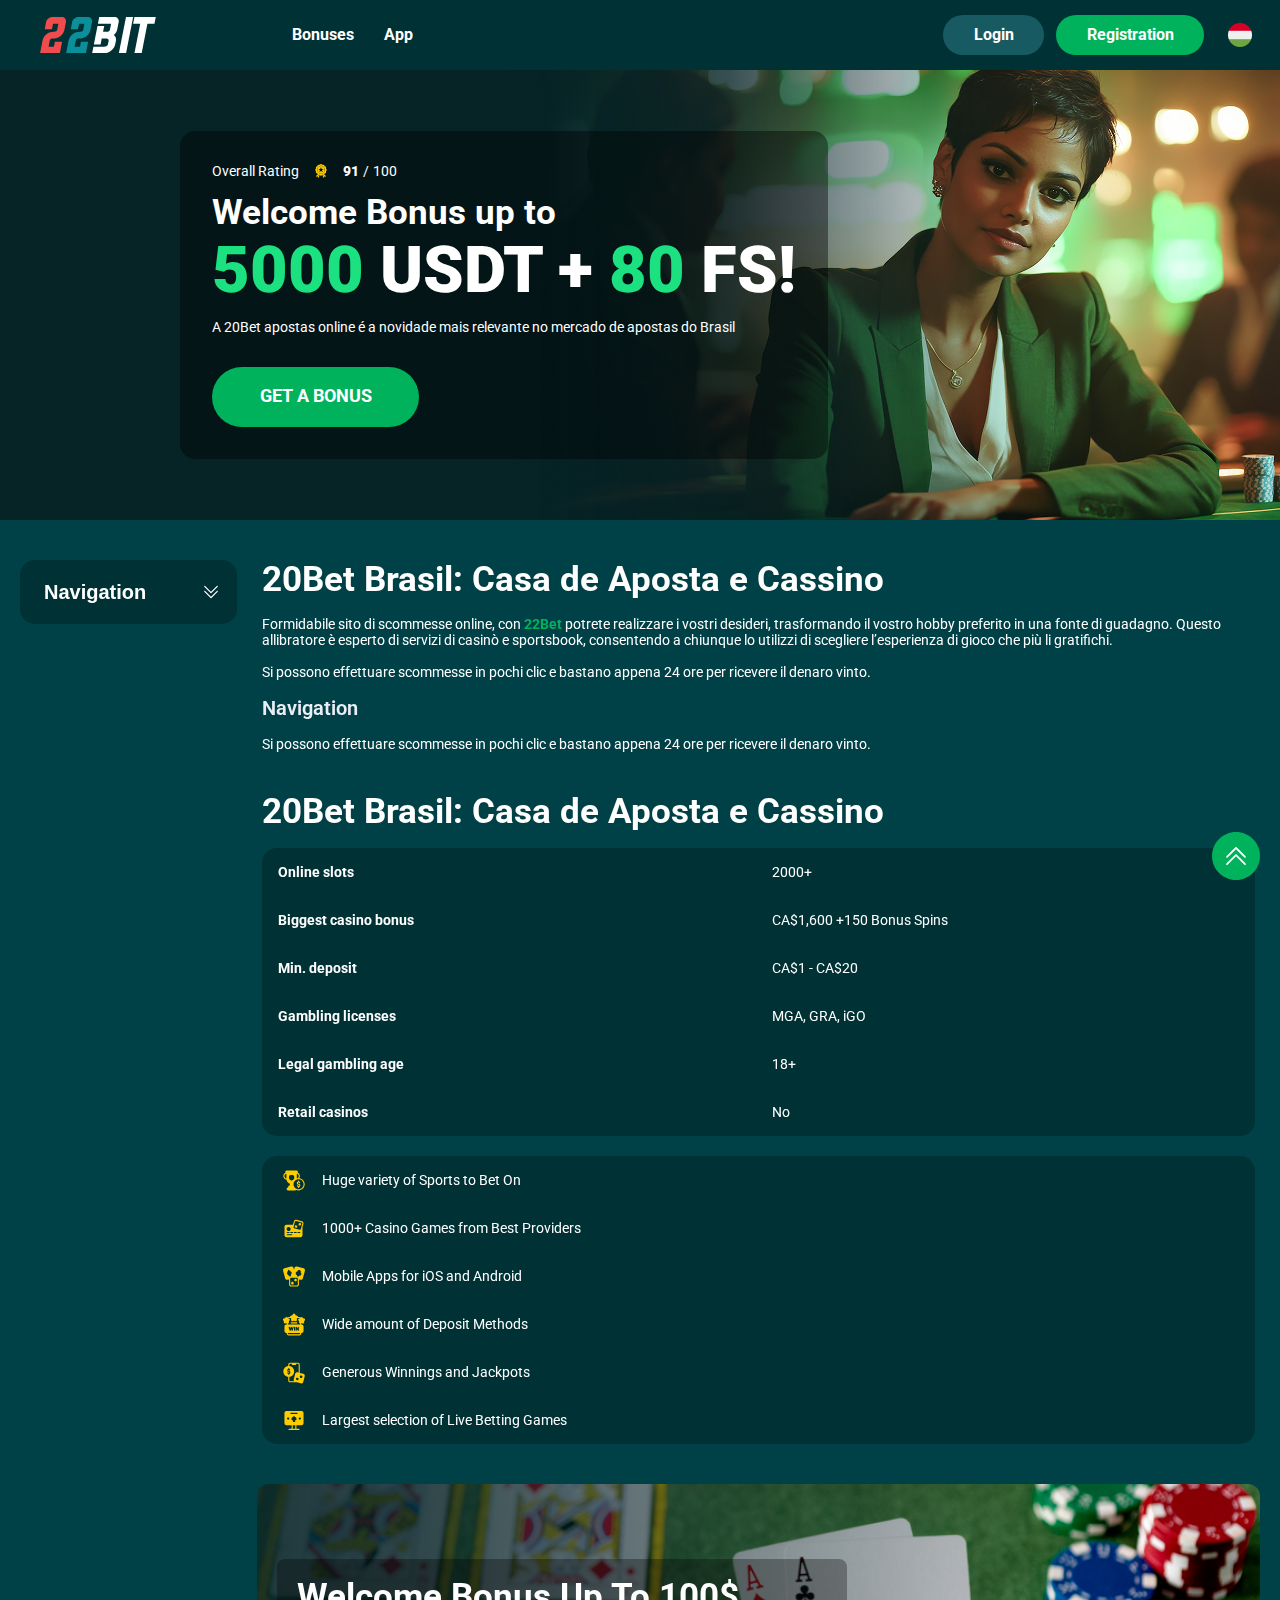
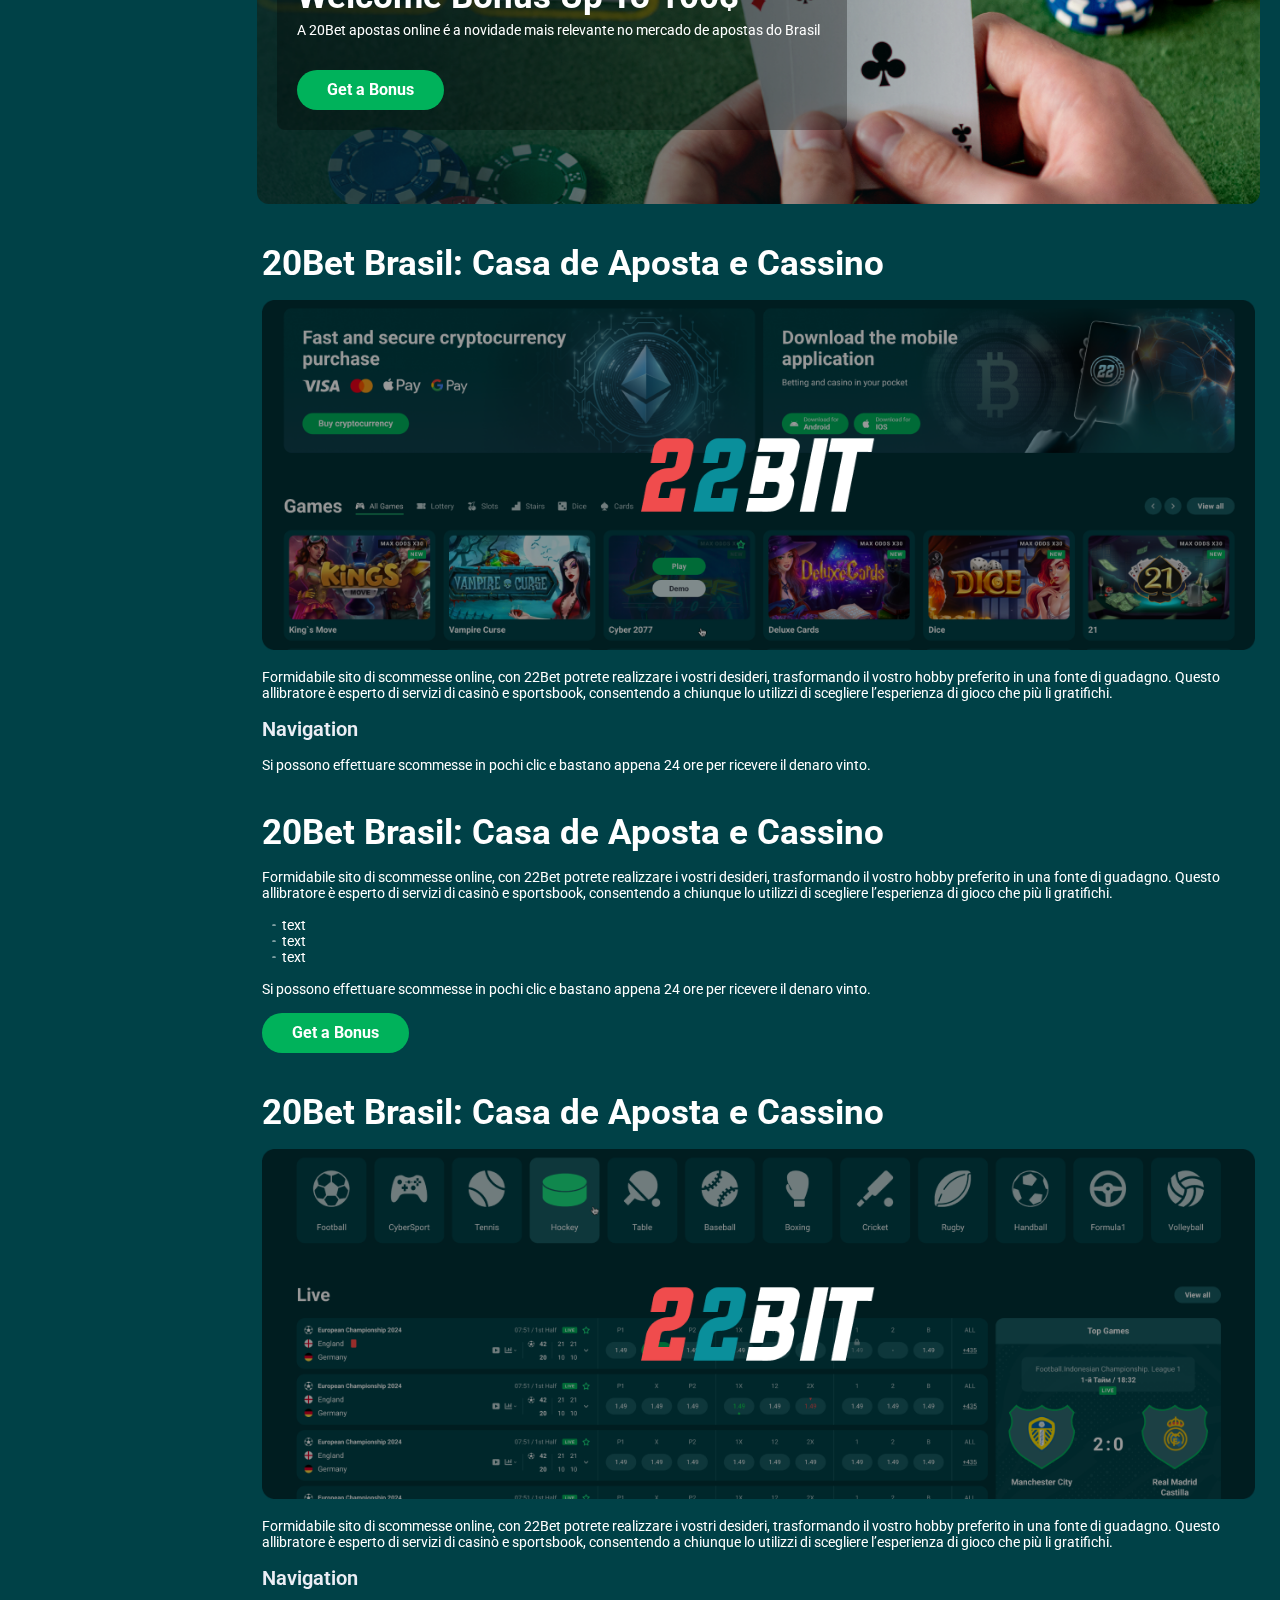
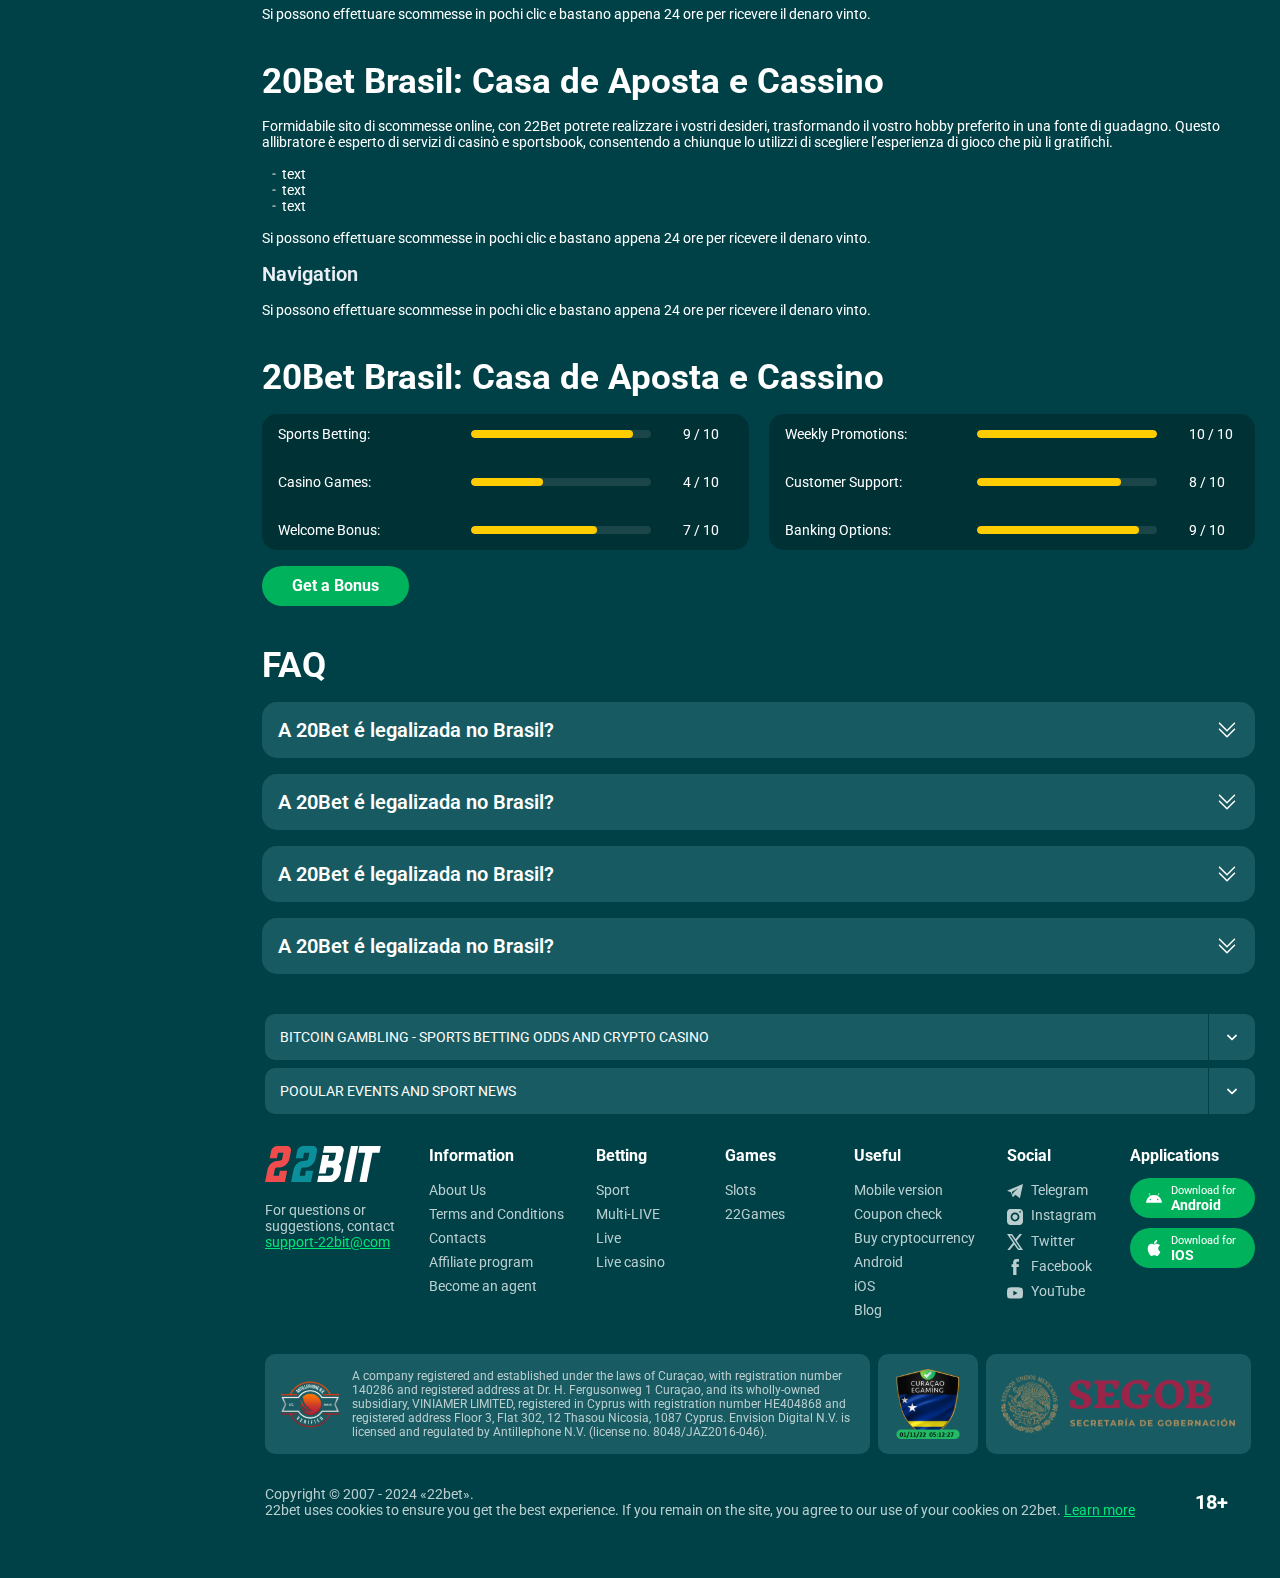
<file: index.html>
<!DOCTYPE html>
<html lang="hu">
  <head>
    <meta charset="UTF-8" />
    <meta name="viewport" content="width=device-width, initial-scale=1.0" />
    <title>Welcome Bonus up to 5000 USDT + 80 FS!</title>
    <meta
      name="description"
      content="A 20Bet apostas online é a novidade mais relevante no mercado de apostas do Brasil"
    />
    <meta property="og:site_name" content="Slotsgem Casino" />
    <meta property="og:title" content="" />
    <meta property="og:type" content="website" />
    <meta property="og:url" content="http://22bithungary.com/" />
    <meta property="og:image" content />
    <meta property="og:image:alt" content />
    <meta property="og:locale" content="hu" />
    <meta
      property="og:description"
      content="A 20Bet apostas online é a novidade mais relevante no mercado de apostas do Brasil"
    />
    <link rel="preconnect" href="https://fonts.googleapis.com" />
    <link rel="preconnect" href="https://fonts.gstatic.com" crossorigin />
    <link
      href="https://fonts.googleapis.com/css2?family=Poppins:wght@400;500;600;700;900&family=Roboto&family=Roboto+Condensed:ital,wght@0,100..900;1,100..900&display=swap"
      rel="stylesheet"
    />
    <link rel="stylesheet" href="./css/reset.css" />
    <link rel="stylesheet" href="./css/main.css" />
    <link rel="stylesheet" href="./css/media.css" />
    <link rel="icon" href="./images/favicon.png" type="image/x-icon" />
    <script
      src="https://code.jquery.com/jquery-3.6.1.min.js"
      integrity="sha256-o88AwQnZB+VDvE9tvIXrMQaPlFFSUTR+nldQm1LuPXQ="
      crossorigin="anonymous"
    ></script>
  </head>
  <body>
    <header class="header">
      <section class="content header__content">
        <a href="#" class="logo header__logo"
          ><img src="./images/logo.svg" alt="logo" title=""
        /></a>
        <button class="header__btn-menu">
          <svg
            width="16px"
            height="16px"
            viewBox="0 0 16 16"
            xmlns="http://www.w3.org/2000/svg"
          >
            <rect y="0" width="16" height="3" rx="1.5"></rect>
            <rect y="6.5" width="16" height="3" rx="1.5"></rect>
            <rect y="13" width="16" height="3" rx="1.5"></rect>
          </svg>
        </button>
        <nav class="menu header__menu">
          <ul class="header__menu-list">
            <li><a href="#">Bonuses</a></li>
            <li><a href="#">App</a></li>
          </ul>
          <div class="header__btn">
            <a
              href="#"
              class="header__button header__button-login header__btn-login"
              >Login
            </a>
            <a
              href="#"
              class="header__button header__button-signin header__btn-signin"
              >Registration</a
            >
          </div>
        </nav>
        <a href="#" class="header__button header__button-login">Login </a>
        <a href="#" class="header__button header__button-signin"
          >Registration</a
        >

        <div class="header__language">
          <div class="header__flag-wrap">
            <a class="header__country" href="#">
              <span><img src="./images/flag.png" alt=" Flag" title /></span>
            </a>
          </div>
        </div>
      </section>
    </header>
    <section class="hero hero__content">
      <div class="background hero__background">
        <img src="./images/main/bg-main.png" alt="hero" title />
        
      </div>

      <div class="hero__data">
        <div class="hero__rating" itemscope itemtype="http://schema.org/Game">
          <p>Overall Rating</p>
          <meta itemprop="name" content="http://22bithungary.com/" />
          <span
            itemprop="aggregateRating"
            itemscope
            itemtype="http://schema.org/AggregateRating"
          >
            <span itemprop="ratingValue"> 91 </span>
            <span> / </span>
            <span itemprop="bestRating"> 100 </span>
            <meta itemprop="reviewCount" content="100" />
          </span>
        </div>
        <h1 class="title general hero__title hero__title-page">
          Welcome Bonus up to
          <strong> <span>5000</span> USDT + <span>80</span> FS!</strong>
        </h1>
        <p class="hero__text">
          A 20Bet apostas online é a novidade mais relevante no mercado de
          apostas do Brasil
        </p>

        <a href="#" class="button hero__button">Get a bonus</a>
      </div>
    </section>
    <main class="main">
      <aside class="sidebar-wrapper">
        <section class="content sidebar">
          <div class="sidebar__navigation">
            <button class="sidebar__links-button">Navigation</button>
            <div class="sidebar__links">
              <ul class="sidebar__links-list">
                <li><a href="#" title>Review of 22Bet</a></li>
                <li><a href="#" title>Registration</a></li>
                <li><a href="#" title>22Bet Betting Expert Reviews</a></li>
                <li><a href="#" title>Layouts and navigation</a></li>
                <li><a href="#" title>Sports betting</a></li>
                <li><a href="#" title>Sports offers</a></li>
                <li><a href="#" title>Live betting</a></li>
                <li><a href="#" title>Cash out</a></li>
                <li><a href="#" title>Live stream</a></li>
              </ul>
            </div>
          </div>
        </section>
      </aside>

      <section class="content__wrapper">
        <section class="content page-nav">
          <div class="page-nav-button sidebar__links-button">Navigation</div>
          <ul class="page-nav-list sidebar__links-list">
            <li><a href="#" title>Review of 22Bet</a></li>
            <li><a href="#" title>Registration</a></li>
            <li><a href="#" title>22Bet Betting Expert Reviews</a></li>
            <li><a href="#" title>Layouts and navigation</a></li>
            <li><a href="#" title>Sports betting</a></li>
            <li><a href="#" title>Sports offers</a></li>
            <li><a href="#" title>Live betting</a></li>
            <li><a href="#" title>Cash out</a></li>
            <li><a href="#" title>Live stream</a></li>
          </ul>
        </section>
        <section class="content article">
          <h2 class="title high article__title">
            20Bet Brasil: Casa de Aposta e Cassino
          </h2>
          <p>
            Formidabile sito di scommesse online, con
            <a href="#" class="article__link">22Bet</a> potrete realizzare i
            vostri desideri, trasformando il vostro hobby preferito in una fonte
            di guadagno. Questo allibratore è esperto di servizi di casinò e
            sportsbook, consentendo a chiunque lo utilizzi di scegliere
            l’esperienza di gioco che più li gratifichi.
          </p>
           <p>
            Si possono effettuare scommesse in pochi clic e bastano appena 24
            ore per ricevere il denaro vinto.
          </p>
          <h3>Navigation</h3>
          <p>
            Si possono effettuare scommesse in pochi clic e bastano appena 24
            ore per ricevere il denaro vinto.
          </p>
        </section>

        <section class="content about">
          <h2 class="title high about__title">
            20Bet Brasil: Casa de Aposta e Cassino
          </h2>
          <div class="about__content">
            <table class="about__table">
              <tbody class="about__group">
                <tr>
                  <td>Online slots</td>
                  <td>2000+</td>
                </tr>
                <tr>
                  <td>Biggest casino bonus</td>
                  <td>CA$1,600 +150 Bonus Spins</td>
                </tr>
                <tr>
                  <td>Min. deposit</td>
                  <td>CA$1 - CA$20</td>
                </tr>
                <tr>
                  <td>Gambling licenses</td>
                  <td>MGA, GRA, iGO</td>
                </tr>
                <tr>
                  <td>Legal gambling age</td>
                  <td>18+</td>
                </tr>
                <tr>
                  <td>Retail casinos</td>
                  <td>No</td>
                </tr>
              </tbody>
            </table>
            <div class="features__info">
              <ul>
                <li class="features__item">Huge variety of Sports to Bet On</li>
                <li>1000+ Casino Games from Best Providers</li>
                <li>Mobile Apps for iOS and Android</li>
                <li>Wide amount of Deposit Methods</li>
                <li>Generous Winnings and Jackpots</li>
                <li>Largest selection of Live Betting Games</li>
              </ul>
            </div>
          </div>
        </section>
        <section class="content banner">
          <div class="background banner__background">
            <img src="./images/main/banner-main.png" alt="banner" title />
          </div>
          <div class="banner__info">
            <h2 class="title high banner__title-main">
              Welcome Bonus up to 100$
            </h2>
            <p>
              A 20Bet apostas online é a novidade mais relevante no mercado de
              apostas do Brasil
            </p>
            <a href="#" class="button banner__button">Get a Bonus</a>
          </div>
        </section>

        <section class="content article">
          <h2 class="article__title high title">
            20Bet Brasil: Casa de Aposta e Cassino
          </h2>
          <div class="images">
            <img
              src="./images/main/image1-main.png"
              alt="images"
              title
              class=""
            />
          </div>
          <p class="">
            Formidabile sito di scommesse online, con 22Bet potrete realizzare i
            vostri desideri, trasformando il vostro hobby preferito in una fonte
            di guadagno. Questo allibratore è esperto di servizi di casinò e
            sportsbook, consentendo a chiunque lo utilizzi di scegliere
            l’esperienza di gioco che più li gratifichi.
          </p>
          <h3>Navigation</h3>
          <p>
            Si possono effettuare scommesse in pochi clic e bastano appena 24
            ore per ricevere il denaro vinto.
          </p>
        </section>
        <section class="content article">
          <h2 class="article__title high title">
            20Bet Brasil: Casa de Aposta e Cassino
          </h2>
          <p>
            Formidabile sito di scommesse online, con 22Bet potrete realizzare i
            vostri desideri, trasformando il vostro hobby preferito in una fonte
            di guadagno. Questo allibratore è esperto di servizi di casinò e
            sportsbook, consentendo a chiunque lo utilizzi di scegliere
            l’esperienza di gioco che più li gratifichi.
          </p>
          <ul>
            <li>text</li>
            <li>text</li>
            <li>text</li>
          </ul>

          <p>
            Si possono effettuare scommesse in pochi clic e bastano appena 24
            ore per ricevere il denaro vinto.
          </p>

          <a href="#" class="button article__button">Get a Bonus</a>
        </section>
        <section class="content article">
          <h2 class="article__title high title">
            20Bet Brasil: Casa de Aposta e Cassino
          </h2>
          <div class="images">
            <img
              src="./images/main/image2-main.png"
              alt="images"
              title
              class=""
            />
          </div>
          <p class="">
            Formidabile sito di scommesse online, con 22Bet potrete realizzare i
            vostri desideri, trasformando il vostro hobby preferito in una fonte
            di guadagno. Questo allibratore è esperto di servizi di casinò e
            sportsbook, consentendo a chiunque lo utilizzi di scegliere
            l’esperienza di gioco che più li gratifichi.
          </p>

          <h3>Navigation</h3>
          <p>
            Si possono effettuare scommesse in pochi clic e bastano appena 24
            ore per ricevere il denaro vinto.
          </p>
        </section>

        <section class="content article">
          <h2 class="article__title high title">
            20Bet Brasil: Casa de Aposta e Cassino
          </h2>
          <p>
            Formidabile sito di scommesse online, con 22Bet potrete realizzare i
            vostri desideri, trasformando il vostro hobby preferito in una fonte
            di guadagno. Questo allibratore è esperto di servizi di casinò e
            sportsbook, consentendo a chiunque lo utilizzi di scegliere
            l’esperienza di gioco che più li gratifichi.
          </p>
          <ul>
            <li>text</li>
            <li>text</li>
            <li>text</li>
          </ul>

          <p>
            Si possono effettuare scommesse in pochi clic e bastano appena 24
            ore per ricevere il denaro vinto.
          </p>
          <h3>Navigation</h3>

          <p>
            Si possono effettuare scommesse in pochi clic e bastano appena 24
            ore per ricevere il denaro vinto.
          </p>
        </section>
        <section class="content ratings">
          <h2 class="ratings__title title high">
            20Bet Brasil: Casa de Aposta e Cassino
          </h2>

            <div class="ratings__content">
           
             <ul class="ratings__list">
              <li>
               
                <div  class="ratings__info">
                  <span class="ratings__data">
                    <span>9</span>
                    <span>/</span>
                    <span>10</span>
                  </span>
                  <div class="ratings__img">
                  <span style="width: 90%" ></span>
                </div>
                  <p>Sports betting:</p>
              
                </div>
               
              </li>
              <li>
                
                <div class="ratings__info">
                  <span class="ratings__data">
                    <span>4</span>
                    <span>/</span>
                    <span>10</span>
                  </span>
                  <div class="ratings__img">
                  <span style="width: 40%" ></span>
                </div>
                  <p>Casino Games:
                  </p>
                  
                </div>
                
              </li>
              <li>
                
                <div class="ratings__info">
                  <span class="ratings__data">
                    <span>7</span>
                    <span>/</span>
                    <span>10</span>
                  </span>
                  <div class="ratings__img">
                  <span style="width: 70%" ></span>
                </div>
                  <p>Welcome Bonus:
                    </p>
                  
                </div>
               
            </li>
             </ul>
             <ul class="ratings__list">
            <li>
              
              <div class="ratings__info">
                <span class="ratings__data">
                  <span>10</span>
                  <span>/</span>
                  <span>10</span>
                </span>
                 <div class="ratings__img">
                <span style="width: 100%" ></span>
              </div>
                <p>Weekly Promotions:</p>
                
              </div>
             
             
            </li>
              <li>
                
                <div class="ratings__info">
                  <span class="ratings__data">
                    <span>8</span>
                    <span>/</span>
                    <span>10</span>
                  </span>
                 <div class="ratings__img">
                  
                  <span style="width: 80%" ></span>
                </div>
                  <p>Customer Support:</p>
                  
                </div>
               
              </li>
            </li>
            <li>
              
              <div class="ratings__info">
                <span class="ratings__data">
                  <span>9</span>
                  <span>/</span>
                  <span>10</span>
                </span>
               <div class="ratings__img">
                
                <span style="width: 90%" ></span>
              </div>
                <p>Banking Options:</p>
                
              </div>
             
            </li>
          
            </ul> 
           
            
          </div>
          <a href="#" class="button ratings__button">Get a Bonus</a>
        </section>
        <section class="content faq">
          <h2 class="title high faq__title">FAQ</h2>
          <ul class="faq__list" itemscope itemtype="https://schema.org/FAQPage">
            <li
              class="faq__item"
              itemscope
              itemprop="mainEntity"
              itemtype="https://schema.org/Question"
            >
              <h3
                class="title medium faq__subtitle js-button-expander"
                itemprop="name"
              >
                 A 20Bet é legalizada no Brasil?
              </h3>
              <div
                class="faq__answer js-expand-content"
                itemscope
                itemprop="acceptedAnswer"
                itemtype="https://schema.org/Answer"
              >
                <p itemprop="text">
                  Formidabile sito di scommesse online, con 22Bet potrete realizzare i vostri desideri, trasformando il vostro hobby preferito in una fonte di guadagno. Questo allibratore è esperto di servizi di casinò e sportsbook, consentendo a chiunque lo utilizzi di scegliere l’esperienza di gioco che più li gratifichi.
                </p>
              </div>
            </li>
             <li
              class="faq__item"
              itemscope
              itemprop="mainEntity"
              itemtype="https://schema.org/Question"
            >
              <h3
                class="title medium faq__subtitle js-button-expander"
                itemprop="name"
              >
                 A 20Bet é legalizada no Brasil?
              </h3>
              <div
                class="faq__answer js-expand-content"
                itemscope
                itemprop="acceptedAnswer"
                itemtype="https://schema.org/Answer"
              >
                <p itemprop="text">
                  Formidabile sito di scommesse online, con 22Bet potrete realizzare i vostri desideri, trasformando il vostro hobby preferito in una fonte di guadagno. Questo allibratore è esperto di servizi di casinò e sportsbook, consentendo a chiunque lo utilizzi di scegliere l’esperienza di gioco che più li gratifichi.
                </p>
              </div>
            </li>
             <li
              class="faq__item"
              itemscope
              itemprop="mainEntity"
              itemtype="https://schema.org/Question"
            >
              <h3
                class="title medium faq__subtitle js-button-expander"
                itemprop="name"
              >
                 A 20Bet é legalizada no Brasil?
              </h3>
              <div
                class="faq__answer js-expand-content"
                itemscope
                itemprop="acceptedAnswer"
                itemtype="https://schema.org/Answer"
              >
                <p itemprop="text">
                  Formidabile sito di scommesse online, con 22Bet potrete realizzare i vostri desideri, trasformando il vostro hobby preferito in una fonte di guadagno. Questo allibratore è esperto di servizi di casinò e sportsbook, consentendo a chiunque lo utilizzi di scegliere l’esperienza di gioco che più li gratifichi.
                </p>
              </div>
            </li>
             <li
              class="faq__item"
              itemscope
              itemprop="mainEntity"
              itemtype="https://schema.org/Question"
            >
              <h3
                class="title medium faq__subtitle js-button-expander"
                itemprop="name"
              >
                 A 20Bet é legalizada no Brasil?
              </h3>
              <div
                class="faq__answer js-expand-content"
                itemscope
                itemprop="acceptedAnswer"
                itemtype="https://schema.org/Answer"
              >
                <p itemprop="text">
                  Formidabile sito di scommesse online, con 22Bet potrete realizzare i vostri desideri, trasformando il vostro hobby preferito in una fonte di guadagno. Questo allibratore è esperto di servizi di casinò e sportsbook, consentendo a chiunque lo utilizzi di scegliere l’esperienza di gioco che più li gratifichi.
                </p>
              </div>
            </li>
           
          </ul>
        </section>
        <div class="" onclick="scrollToTop()">
          <button class="main__arrow" id="scrollToTopBtn"></button>
        </div>
      </section>
    </main>
    <footer class="footer">
      <section class="content footer__content">
          <div class="footer__btn-content-wrap">
          <div class="footer__btn-content">
            <p>BITCOIN GAMBLING - SPORTS BETTING ODDS AND CRYPTO CASINO</p>
          </div>
          <div class="footer__btn-content">
            <p>Pooular events and sport news</p>
          </div>
        </div>
        <div class="footer__wrapper">
          <div class="footer__logo-wrap">
            <a href="./index.html" class="logo footer__logo"
              ><img src="./images/logo.svg" alt="logo" title=""
            /></a>
            <p>
              For questions or suggestions, contact
              <a href="#" class="footer__link">support-22bit@com</a>
            </p>
          </div>
          <ul class="footer__menu">
            <li>
              <div>Information</div>
              <ul class="footer__info">
                <li><a href="#">About Us </a></li>
                <li><a href="#">Terms and Conditions</a></li>
                <li><a href="#">Contacts</a></li>
                <li><a href="#">Affiliate program</a></li>
                <li><a href="#">Become an agent</a></li>
              </ul>
            </li>

            <li>
              <div>Betting</div>
              <ul class="footer__info">
                <li><a href="#">Sport</a></li>
                <li><a href="#">Multi-LIVE</a></li>
                <li><a href="#">Live</a></li>
                <li><a href="#">Live casino</a></li>
              </ul>
            </li>
            <li>
              <div>Games</div>
              <ul class="footer__info">
                <li><a href="#">Slots</a></li>
                <li><a href="#">22Games</a></li>
              </ul>
            </li>
            <li>
              <div>Useful</div>
              <ul class="footer__info">
                <li><a href="#">Mobile version</a></li>
                <li><a href="#">Coupon check</a></li>
                <li><a href="#">Buy cryptocurrency</a></li>
                <li><a href="#">Android</a></li>
                <li><a href="#">iOS</a></li>
                <li><a href="#">Blog</a></li>
              </ul>
            </li>
            <li>
              <div>Social</div>
              <ul class="footer__info">
                <li>
                  <a href="#"
                    ><img
                      src="./images/telegram.svg"
                      alt="social"
                      title
                    />Telegram</a
                  >
                </li>
                <li>
                  <a href="#"
                    ><img
                      src="./images/instagram.svg"
                      alt="social"
                      title
                    />Instagram</a
                  >
                </li>
                <li>
                  <a href="#"
                    ><img
                      src="./images/twitter.svg"
                      alt="social"
                      title
                    />Twitter</a
                  >
                </li>
                <li>
                  <a href="#"
                    ><img
                      src="./images/facebook.svg"
                      alt="social"
                      title
                    />Facebook</a
                  >
                </li>
                <li>
                  <a href="#"
                    ><img
                      src="./images/youtube.svg"
                      alt="social"
                      title
                    />YouTube</a
                  >
                </li>
              </ul>
            </li>
          </ul>
          <div class="footer__wrapp">
            <div>Applications</div>
            <div class="footer__btn">
              <a href="#" class="button footer__button"
                >Download for <span>Android</span></a
              >
              <a href="#" class="button footer__button"
                >Download for <span>IOS</span></a
              >
            </div>
          </div>
        </div>
        <div class="footer__content-desc">
          <div class="footer__desc">
            <img src="./images/footer-frame1.svg" alt="image" title />
            <p>
              A company registered and established under the laws of Curaçao,
              with registration number 140286 and registered address at Dr. H.
              Fergusonweg 1 Curaçao, and its wholly-owned subsidiary, VINIAMER
              LIMITED, registered in Cyprus with registration number HE404868
              and registered address Floor 3, Flat 302, 12 Thasou Nicosia, 1087
              Cyprus. Envision Digital N.V. is licensed and regulated by
              Antillephone N.V. (license no. 8048/JAZ2016-046).
            </p>
          </div>
          <div class="footer__img-wrap">
            <img
              class="footer__desc-img"
              src="./images/footer-frame2.svg"
              alt="image"
              title
            />
            <img
              class="footer__desc-img"
              src="./images/footer-frame3.svg"
              alt="image"
              title
            />
          </div>
        </div>

        <div class="footer__wrapper-content">
          <div class="footer__informations">
            <p>Copyright &copy; 2007 - 2024 «22bet».</p>
            <p>
              22bet uses cookies to ensure you get the best experience. If you
              remain on the site, you agree to our use of your cookies on 22bet.
              <a href="#" class="footer__link"> Learn more</a>
            </p>
          </div>

          <p class="footer__age">18+</p>
        </div>
      </section>
    </footer>
    <script src="./js/sidebar.js" defer></script>
    <script src="./js/arrowUp.js" defer></script>
    <script src="./js/expander.js" defer></script>
    <script src="./js/mobile-menu.js" defer></script>
   
  </body>
</html>
</file>
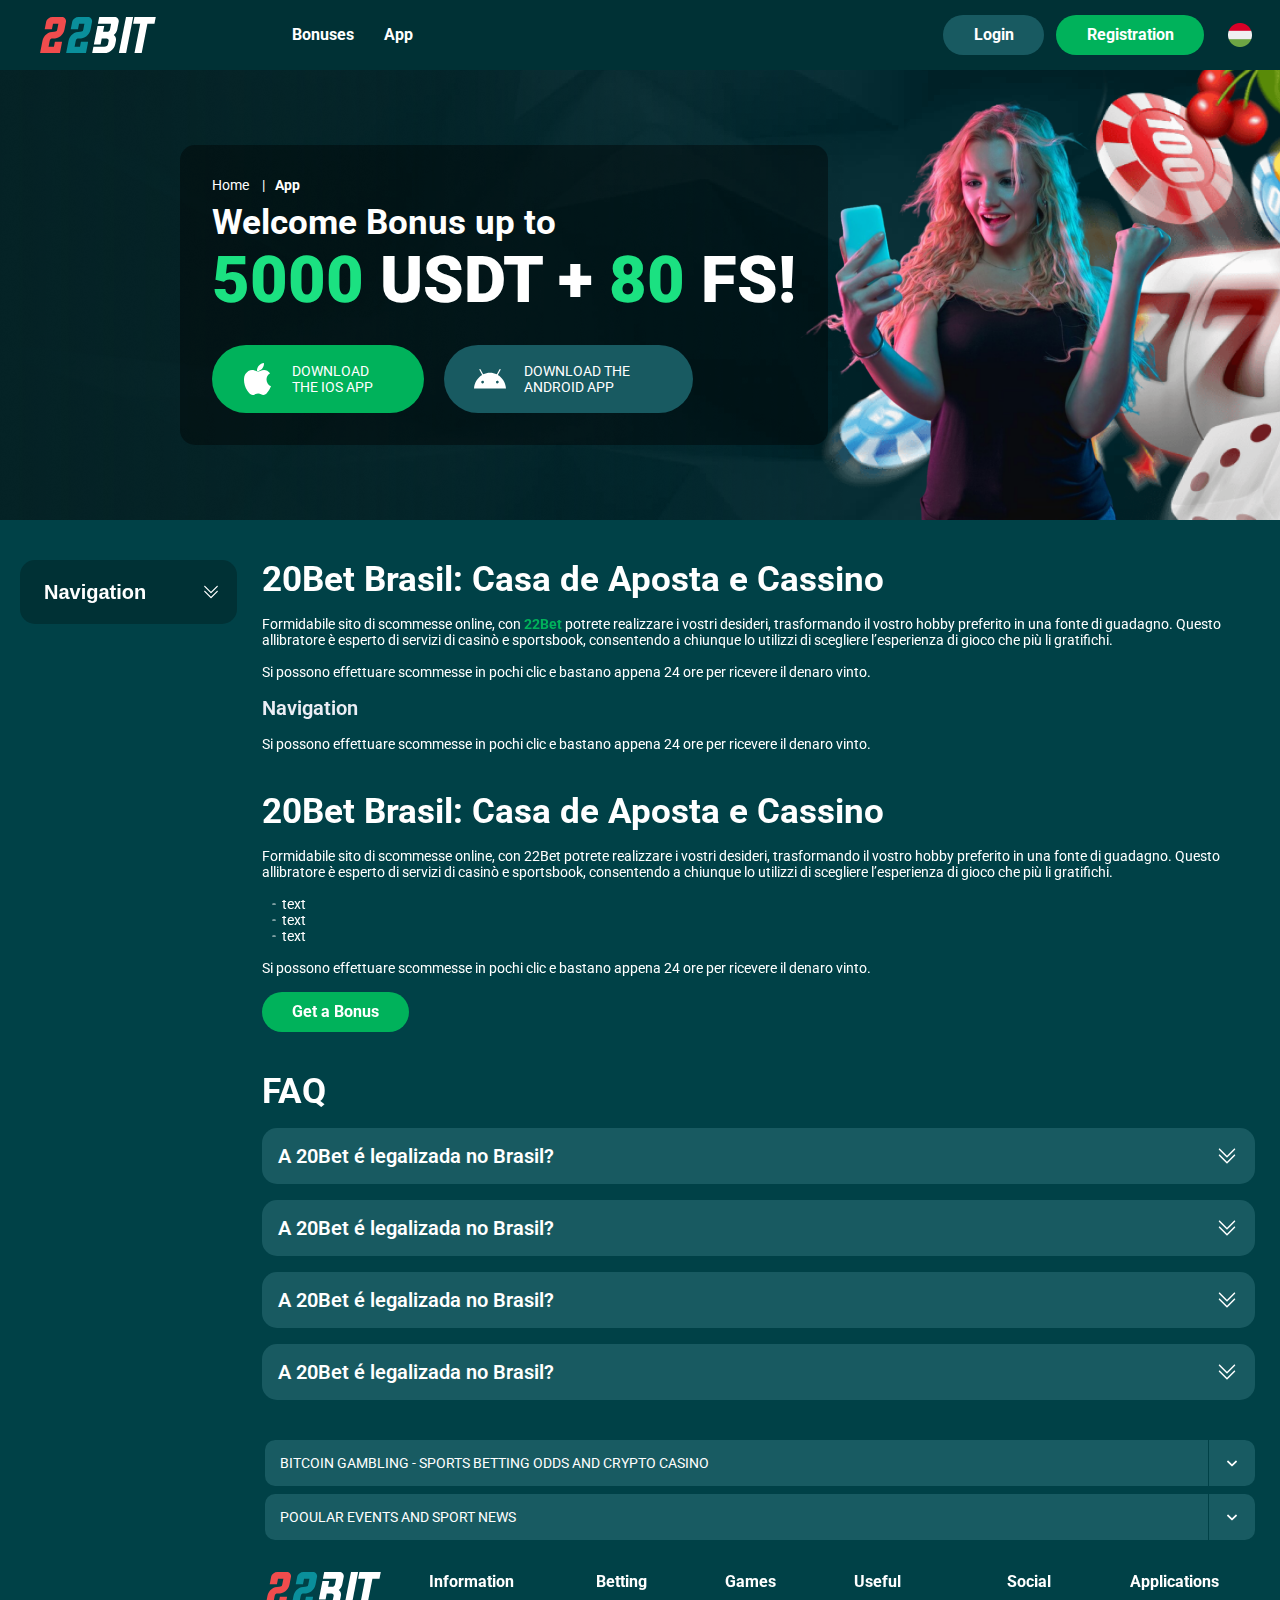
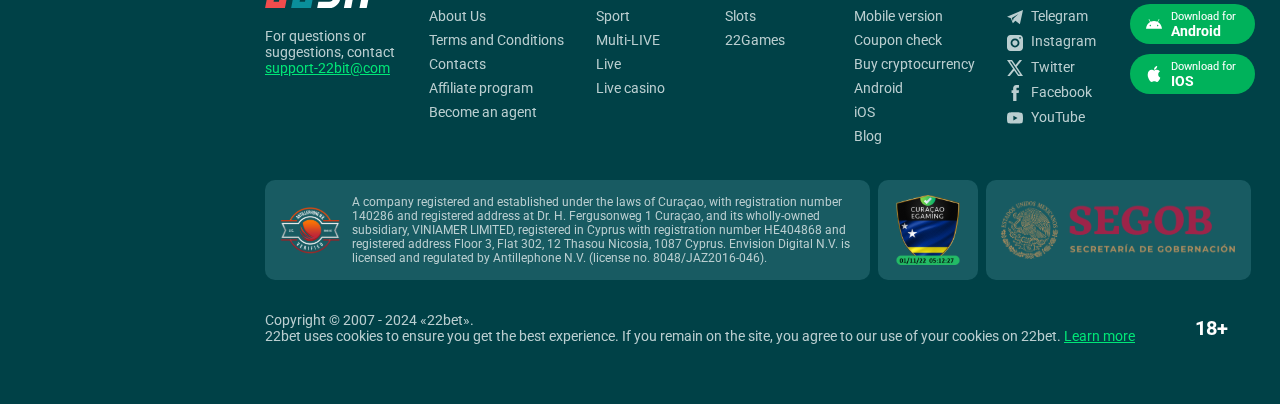
<file: app.html>
<!DOCTYPE html>
<html lang="hu">
  <head>
    <meta charset="UTF-8" />
    <meta name="viewport" content="width=device-width, initial-scale=1.0" />
    <title>Welcome Bonus up to 5000 USDT + 80 FS!</title>
    <meta
      name="description"
      content="A 20Bet apostas online é a novidade mais relevante no mercado de apostas do Brasil"
    />
    <meta property="og:site_name" content="Slotsgem Casino" />
    <meta property="og:title" content="" />
    <meta property="og:type" content="website" />
    <meta property="og:url" content="http://22bithungary.com/" />
    <meta property="og:image" content />
    <meta property="og:image:alt" content />
    <meta property="og:locale" content="hu" />
    <meta
      property="og:description"
      content="A 20Bet apostas online é a novidade mais relevante no mercado de apostas do Brasil."
    />
    <link rel="preconnect" href="https://fonts.googleapis.com" />
    <link rel="preconnect" href="https://fonts.gstatic.com" crossorigin />
    <link
      href="https://fonts.googleapis.com/css2?family=Poppins:wght@400;500;600;700;900&family=Roboto&family=Roboto+Condensed:ital,wght@0,100..900;1,100..900&display=swap"
      rel="stylesheet"
    />
    <link rel="stylesheet" href="./css/reset.css" />
    <link rel="stylesheet" href="./css/main.css" />
    <link rel="stylesheet" href="./css/media.css" />
    <link rel="icon" href="./images/favicon.png" type="image/x-icon" />
    <script
      src="https://code.jquery.com/jquery-3.6.1.min.js"
      integrity="sha256-o88AwQnZB+VDvE9tvIXrMQaPlFFSUTR+nldQm1LuPXQ="
      crossorigin="anonymous"
    ></script>
  </head>
  <body>
    <header class="header">
      <section class="content header__content">
        <a href="#" class="logo header__logo"
          ><img src="./images/logo.svg" alt="logo" title=""
        /></a>
        <button class="header__btn-menu">
          <svg
            width="16px"
            height="16px"
            viewBox="0 0 16 16"
            xmlns="http://www.w3.org/2000/svg"
          >
            <rect y="0" width="16" height="3" rx="1.5"></rect>
            <rect y="6.5" width="16" height="3" rx="1.5"></rect>
            <rect y="13" width="16" height="3" rx="1.5"></rect>
          </svg>
        </button>
        <nav class="menu header__menu">
          <ul class="header__menu-list">
            <li><a href="#">Bonuses</a></li>
            <li><a href="#">App</a></li>
          </ul>
          <div class="header__btn">
            <a
              href="#"
              class="header__button header__button-login header__btn-login"
              >Login
            </a>
            <a
              href="#"
              class="header__button header__button-signin header__btn-signin"
              >Registration</a
            >
          </div>
        </nav>
        <a href="#" class="header__button header__button-login">Login </a>
        <a href="#" class="header__button header__button-signin"
          >Registration</a
        >

        <div class="header__language">
          <div class="header__flag-wrap">
            <a class="header__country" href="#">
              <span><img src="./images/flag.png" alt=" Flag" title /></span>
            </a>
          </div>
        </div>
      </section>
    </header>
    <section class="hero hero__app">
      <div class="background hero__background hero__background-app">
        <img src="./images/app/bg-app.png" alt="hero" title />
      </div>

      <div class="hero__data hero__data-app">
        <ul
          class="breadcrumbs"
          itemscope
          itemtype="https://schema.org/BreadcrumbList"
        >
          <li
            itemprop="itemListElement"
            itemscope
            itemtype="https://schema.org/ListItem"
          >
            <a href="#" itemprop="item"> <span itemprop="name">Home</span></a>
            <meta itemprop="position" content="1" />
          </li>
          <li
            itemprop="itemListElement"
            itemscope
            itemtype="https://schema.org/ListItem"
          >
            <a href="#" itemprop="item"> <span itemprop="name">App</span></a>
            <meta itemprop="position" content="2" />
          </li>
        </ul>
        <h1 class="title general hero__title hero__title-page">
          Welcome Bonus up to
          <strong><span>5000</span> USDT + <span>80</span> FS!</strong>
        </h1>

        <div class="button__wrap-app">
          <a href="#" class="banner__btn banner__btn-android">
            DOWNLOAD THE IOS APP
          </a>
          <a href="#" class="banner__btn banner__btn-app">
            DOWNLOAD THE ANDROID APP
          </a>
        </div>
      </div>
    </section>
    <main class="main">
      <aside class="sidebar-wrapper">
        <section class="content sidebar">
          <div class="sidebar__navigation">
            <button class="sidebar__links-button">Navigation</button>
            <div class="sidebar__links">
              <ul class="sidebar__links-list">
                <li><a href="#" title>Review of 22Bet</a></li>
                <li><a href="#" title>Registration</a></li>
                <li><a href="#" title>22Bet Betting Expert Reviews</a></li>
                <li><a href="#" title>Layouts and navigation</a></li>
                <li><a href="#" title>Sports betting</a></li>
                <li><a href="#" title>Sports offers</a></li>
                <li><a href="#" title>Live betting</a></li>
                <li><a href="#" title>Cash out</a></li>
                <li><a href="#" title>Live stream</a></li>
              </ul>
            </div>
          </div>
        </section>
      </aside>

      <section class="content__wrapper">
        <section class="content page-nav">
          <div class="page-nav-button sidebar__links-button">Navigation</div>
          <ul class="page-nav-list sidebar__links-list">
            <li><a href="#" title>Review of 22Bet</a></li>
            <li><a href="#" title>Registration</a></li>
            <li><a href="#" title>22Bet Betting Expert Reviews</a></li>
            <li><a href="#" title>Layouts and navigation</a></li>
            <li><a href="#" title>Sports betting</a></li>
            <li><a href="#" title>Sports offers</a></li>
            <li><a href="#" title>Live betting</a></li>
            <li><a href="#" title>Cash out</a></li>
            <li><a href="#" title>Live stream</a></li>
          </ul>
        </section>
        <section class="content article">
          <h2 class="title high article__title">
            20Bet Brasil: Casa de Aposta e Cassino
          </h2>
          <p>
            Formidabile sito di scommesse online, con
            <a href="#" class="article__link">22Bet</a> potrete realizzare i
            vostri desideri, trasformando il vostro hobby preferito in una fonte
            di guadagno. Questo allibratore è esperto di servizi di casinò e
            sportsbook, consentendo a chiunque lo utilizzi di scegliere
            l’esperienza di gioco che più li gratifichi.
          </p>
          <p>
            Si possono effettuare scommesse in pochi clic e bastano appena 24
            ore per ricevere il denaro vinto.
          </p>
          <h3>Navigation</h3>
          <p>
            Si possono effettuare scommesse in pochi clic e bastano appena 24
            ore per ricevere il denaro vinto.
          </p>
        </section>

        <section class="content article">
          <h2 class="article__title high title">
            20Bet Brasil: Casa de Aposta e Cassino
          </h2>
          <p>
            Formidabile sito di scommesse online, con 22Bet potrete realizzare i
            vostri desideri, trasformando il vostro hobby preferito in una fonte
            di guadagno. Questo allibratore è esperto di servizi di casinò e
            sportsbook, consentendo a chiunque lo utilizzi di scegliere
            l’esperienza di gioco che più li gratifichi.
          </p>

          <ul>
            <li>text</li>
            <li>text</li>
            <li>text</li>
          </ul>

          <p>
            Si possono effettuare scommesse in pochi clic e bastano appena 24
            ore per ricevere il denaro vinto.
          </p>

          <a href="#" class="button article__button">Get a Bonus</a>
        </section>
        <section class="content faq">
          <h2 class="title high faq__title">FAQ</h2>
          <ul class="faq__list" itemscope itemtype="https://schema.org/FAQPage">
            <li
              class="faq__item"
              itemscope
              itemprop="mainEntity"
              itemtype="https://schema.org/Question"
            >
              <h3
                class="title medium faq__subtitle js-button-expander"
                itemprop="name"
              >
                A 20Bet é legalizada no Brasil?
              </h3>
              <div
                class="faq__answer js-expand-content"
                itemscope
                itemprop="acceptedAnswer"
                itemtype="https://schema.org/Answer"
              >
                <p itemprop="text">
                  Formidabile sito di scommesse online, con 22Bet potrete
                  realizzare i vostri desideri, trasformando il vostro hobby
                  preferito in una fonte di guadagno. Questo allibratore è
                  esperto di servizi di casinò e sportsbook, consentendo a
                  chiunque lo utilizzi di scegliere l’esperienza di gioco che
                  più li gratifichi.
                </p>
              </div>
            </li>
            <li
              class="faq__item"
              itemscope
              itemprop="mainEntity"
              itemtype="https://schema.org/Question"
            >
              <h3
                class="title medium faq__subtitle js-button-expander"
                itemprop="name"
              >
                A 20Bet é legalizada no Brasil?
              </h3>
              <div
                class="faq__answer js-expand-content"
                itemscope
                itemprop="acceptedAnswer"
                itemtype="https://schema.org/Answer"
              >
                <p itemprop="text">
                  Formidabile sito di scommesse online, con 22Bet potrete
                  realizzare i vostri desideri, trasformando il vostro hobby
                  preferito in una fonte di guadagno. Questo allibratore è
                  esperto di servizi di casinò e sportsbook, consentendo a
                  chiunque lo utilizzi di scegliere l’esperienza di gioco che
                  più li gratifichi.
                </p>
              </div>
            </li>
            <li
              class="faq__item"
              itemscope
              itemprop="mainEntity"
              itemtype="https://schema.org/Question"
            >
              <h3
                class="title medium faq__subtitle js-button-expander"
                itemprop="name"
              >
                A 20Bet é legalizada no Brasil?
              </h3>
              <div
                class="faq__answer js-expand-content"
                itemscope
                itemprop="acceptedAnswer"
                itemtype="https://schema.org/Answer"
              >
                <p itemprop="text">
                  Formidabile sito di scommesse online, con 22Bet potrete
                  realizzare i vostri desideri, trasformando il vostro hobby
                  preferito in una fonte di guadagno. Questo allibratore è
                  esperto di servizi di casinò e sportsbook, consentendo a
                  chiunque lo utilizzi di scegliere l’esperienza di gioco che
                  più li gratifichi.
                </p>
              </div>
            </li>
            <li
              class="faq__item"
              itemscope
              itemprop="mainEntity"
              itemtype="https://schema.org/Question"
            >
              <h3
                class="title medium faq__subtitle js-button-expander"
                itemprop="name"
              >
                A 20Bet é legalizada no Brasil?
              </h3>
              <div
                class="faq__answer js-expand-content"
                itemscope
                itemprop="acceptedAnswer"
                itemtype="https://schema.org/Answer"
              >
                <p itemprop="text">
                  Formidabile sito di scommesse online, con 22Bet potrete
                  realizzare i vostri desideri, trasformando il vostro hobby
                  preferito in una fonte di guadagno. Questo allibratore è
                  esperto di servizi di casinò e sportsbook, consentendo a
                  chiunque lo utilizzi di scegliere l’esperienza di gioco che
                  più li gratifichi.
                </p>
              </div>
            </li>
          </ul>
        </section>
      </section>
    </main>
    <footer class="footer">
      <section class="content footer__content">
        <div class="footer__btn-content-wrap">
          <div class="footer__btn-content">
            <p>BITCOIN GAMBLING - SPORTS BETTING ODDS AND CRYPTO CASINO</p>
          </div>
          <div class="footer__btn-content">
            <p>Pooular events and sport news</p>
          </div>
        </div>
        <div class="footer__wrapper">
          <div class="footer__logo-wrap">
            <a href="./index.html" class="logo footer__logo"
              ><img src="./images/logo.svg" alt="logo" title=""
            /></a>
            <p>
              For questions or suggestions, contact
              <a href="#" class="footer__link">support-22bit@com</a>
            </p>
          </div>
          <ul class="footer__menu">
            <li>
              <div>Information</div>
              <ul class="footer__info">
                <li><a href="#">About Us </a></li>
                <li><a href="#">Terms and Conditions</a></li>
                <li><a href="#">Contacts</a></li>
                <li><a href="#">Affiliate program</a></li>
                <li><a href="#">Become an agent</a></li>
              </ul>
            </li>

            <li>
              <div>Betting</div>
              <ul class="footer__info">
                <li><a href="#">Sport</a></li>
                <li><a href="#">Multi-LIVE</a></li>
                <li><a href="#">Live</a></li>
                <li><a href="#">Live casino</a></li>
              </ul>
            </li>
            <li>
              <div>Games</div>
              <ul class="footer__info">
                <li><a href="#">Slots</a></li>
                <li><a href="#">22Games</a></li>
              </ul>
            </li>
            <li>
              <div>Useful</div>
              <ul class="footer__info">
                <li><a href="#">Mobile version</a></li>
                <li><a href="#">Coupon check</a></li>
                <li><a href="#">Buy cryptocurrency</a></li>
                <li><a href="#">Android</a></li>
                <li><a href="#">iOS</a></li>
                <li><a href="#">Blog</a></li>
              </ul>
            </li>
            <li>
              <div>Social</div>
              <ul class="footer__info">
                <li>
                  <a href="#"
                    ><img
                      src="./images/telegram.svg"
                      alt="social"
                      title
                    />Telegram</a
                  >
                </li>
                <li>
                  <a href="#"
                    ><img
                      src="./images/instagram.svg"
                      alt="social"
                      title
                    />Instagram</a
                  >
                </li>
                <li>
                  <a href="#"
                    ><img
                      src="./images/twitter.svg"
                      alt="social"
                      title
                    />Twitter</a
                  >
                </li>
                <li>
                  <a href="#"
                    ><img
                      src="./images/facebook.svg"
                      alt="social"
                      title
                    />Facebook</a
                  >
                </li>
                <li>
                  <a href="#"
                    ><img
                      src="./images/youtube.svg"
                      alt="social"
                      title
                    />YouTube</a
                  >
                </li>
              </ul>
            </li>
          </ul>
          <div class="footer__wrapp">
            <div>Applications</div>
            <div class="footer__btn">
              <a href="#" class="button footer__button"
                >Download for <span>Android</span></a
              >
              <a href="#" class="button footer__button"
                >Download for <span>IOS</span></a
              >
            </div>
          </div>
        </div>
        <div class="footer__content-desc">
          <div class="footer__desc">
            <img src="./images/footer-frame1.svg" alt="image" title />
            <p>
              A company registered and established under the laws of Curaçao,
              with registration number 140286 and registered address at Dr. H.
              Fergusonweg 1 Curaçao, and its wholly-owned subsidiary, VINIAMER
              LIMITED, registered in Cyprus with registration number HE404868
              and registered address Floor 3, Flat 302, 12 Thasou Nicosia, 1087
              Cyprus. Envision Digital N.V. is licensed and regulated by
              Antillephone N.V. (license no. 8048/JAZ2016-046).
            </p>
          </div>
          <div class="footer__img-wrap">
            <img
              class="footer__desc-img"
              src="./images/footer-frame2.svg"
              alt="image"
              title
            />
            <img
              class="footer__desc-img"
              src="./images/footer-frame3.svg"
              alt="image"
              title
            />
          </div>
        </div>

        <div class="footer__wrapper-content">
          <div class="footer__informations">
            <p>Copyright &copy; 2007 - 2024 «22bet».</p>
            <p>
              22bet uses cookies to ensure you get the best experience. If you
              remain on the site, you agree to our use of your cookies on 22bet.
              <a href="#" class="footer__link"> Learn more</a>
            </p>
          </div>

          <p class="footer__age">18+</p>
        </div>
      </section>
    </footer>
    <script src="./js/sidebar.js" defer></script>
    <script src="./js/expander.js" defer></script>
    <script src="./js/mobile-menu.js" defer></script>
  </body>
</html>
</file>
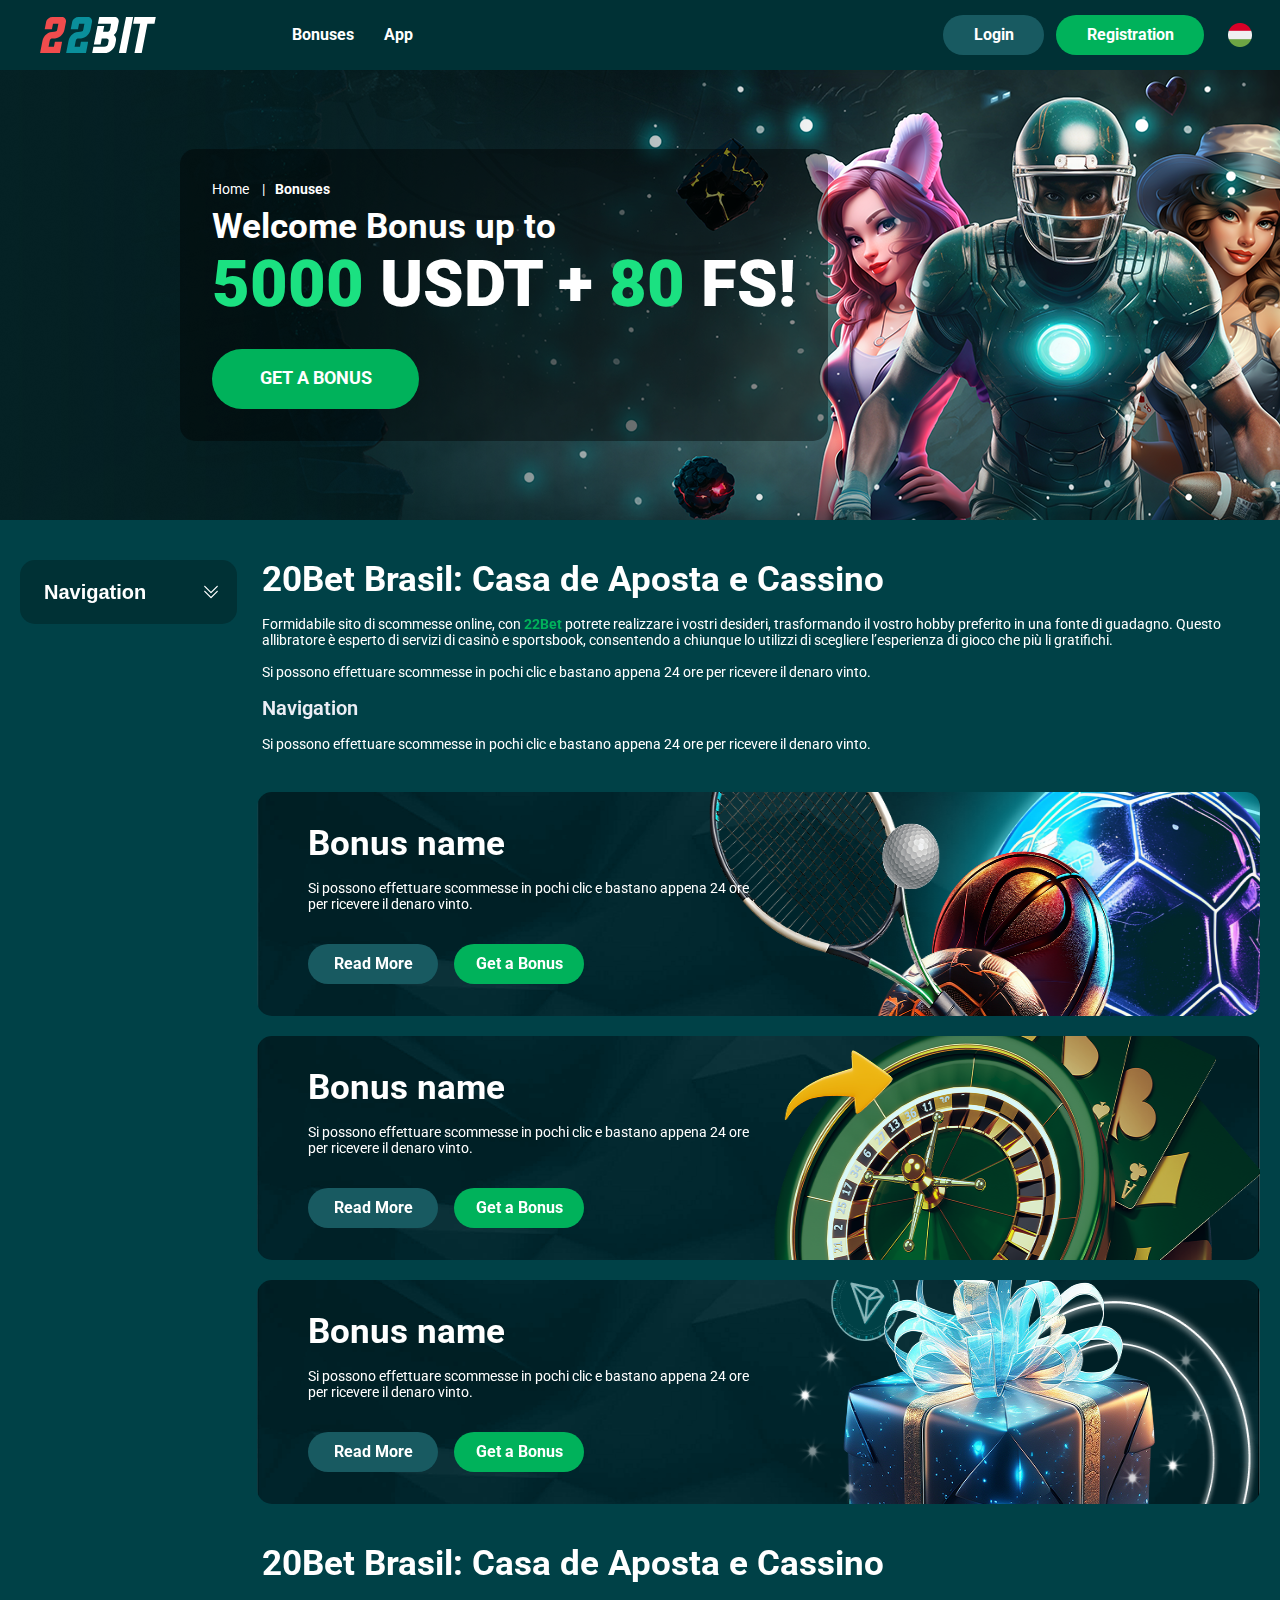
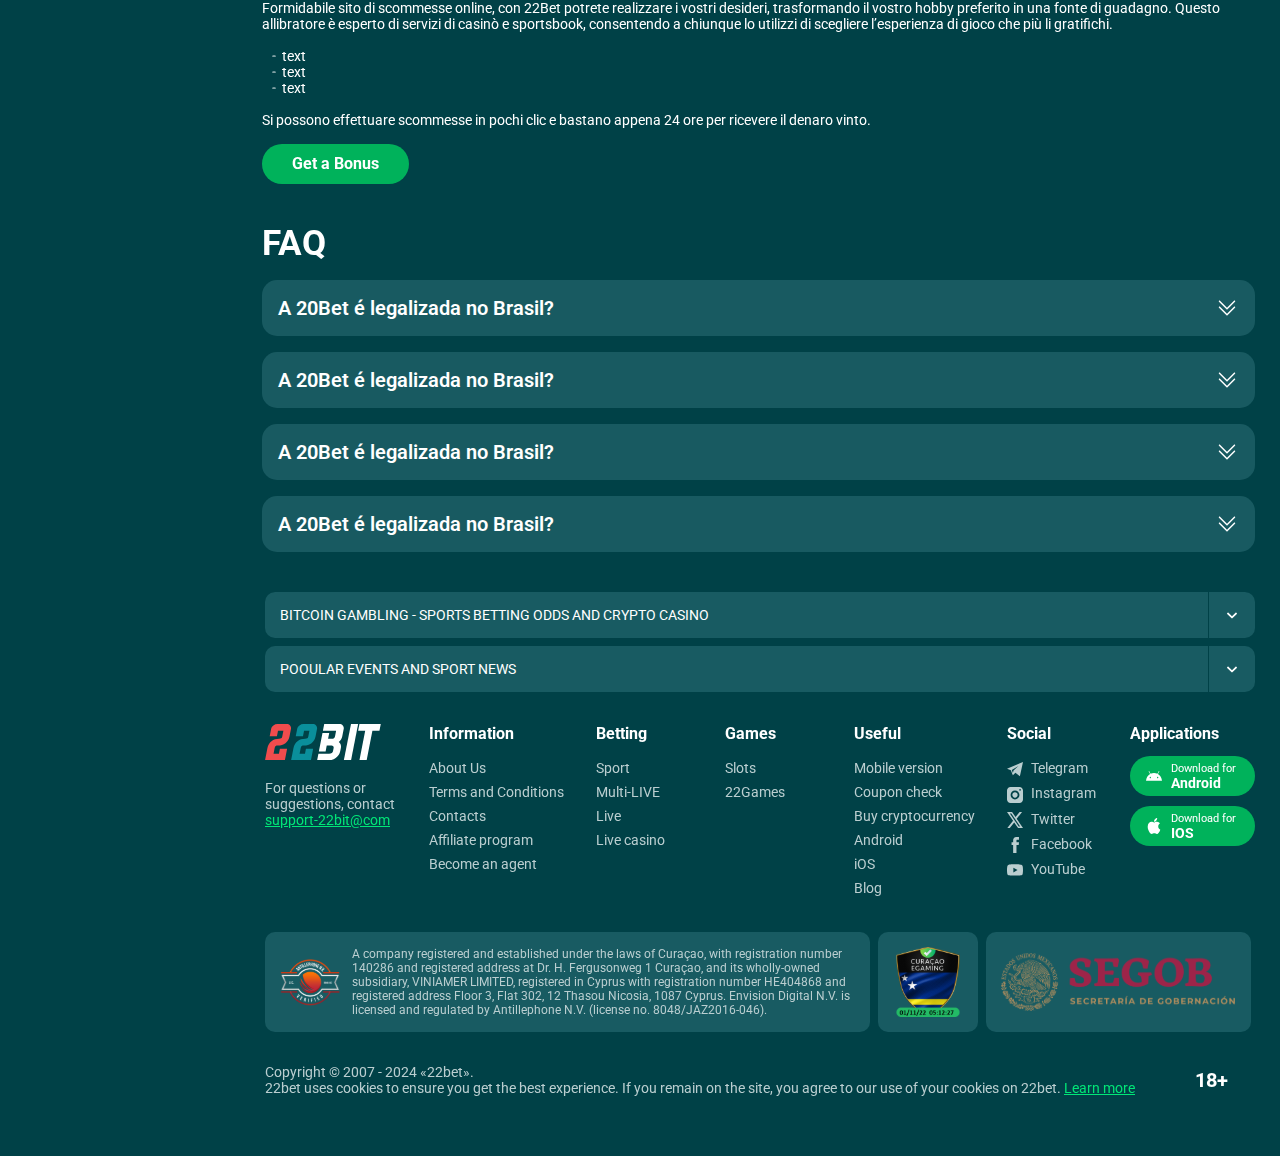
<file: bonus.html>
<!DOCTYPE html>
<html lang="hu">
  <head>
    <meta charset="UTF-8" />
    <meta name="viewport" content="width=device-width, initial-scale=1.0" />
    <title>Welcome Bonus up to 5000 USDT + 80 FS!</title>
    <meta
      name="description"
      content="A 20Bet apostas online é a novidade mais relevante no mercado de apostas do Brasil"
    />
    <meta property="og:site_name" content="Slotsgem Casino" />
    <meta property="og:title" content="" />
    <meta property="og:type" content="website" />
    <meta property="og:url" content="http://22bithungary.com/" />
    <meta property="og:image" content />
    <meta property="og:image:alt" content />
    <meta property="og:locale" content="hu" />
    <meta
      property="og:description"
      content="A 20Bet apostas online é a novidade mais relevante no mercado de apostas do Brasil"
    />
    <link rel="preconnect" href="https://fonts.googleapis.com" />
    <link rel="preconnect" href="https://fonts.gstatic.com" crossorigin />
    <link
      href="https://fonts.googleapis.com/css2?family=Poppins:wght@400;500;600;700;900&family=Roboto&family=Roboto+Condensed:ital,wght@0,100..900;1,100..900&display=swap"
      rel="stylesheet"
    />
    <link rel="stylesheet" href="./css/reset.css" />
    <link rel="stylesheet" href="./css/main.css" />
    <link rel="stylesheet" href="./css/media.css" />
    <link rel="icon" href="./images/favicon.png" type="image/x-icon" />
    <script
      src="https://code.jquery.com/jquery-3.6.1.min.js"
      integrity="sha256-o88AwQnZB+VDvE9tvIXrMQaPlFFSUTR+nldQm1LuPXQ="
      crossorigin="anonymous"
    ></script>
  </head>
  <body>
    <header class="header">
      <section class="content header__content">
        <a href="#" class="logo header__logo"
          ><img src="./images/logo.svg" alt="logo" title=""
        /></a>
        <button class="header__btn-menu">
          <svg
            width="16px"
            height="16px"
            viewBox="0 0 16 16"
            xmlns="http://www.w3.org/2000/svg"
          >
            <rect y="0" width="16" height="3" rx="1.5"></rect>
            <rect y="6.5" width="16" height="3" rx="1.5"></rect>
            <rect y="13" width="16" height="3" rx="1.5"></rect>
          </svg>
        </button>
        <nav class="menu header__menu">
          <ul class="header__menu-list">
            <li><a href="#">Bonuses</a></li>
            <li><a href="#">App</a></li>
          </ul>
          <div class="header__btn">
            <a
              href="#"
              class="header__button header__button-login header__btn-login"
              >Login
            </a>
            <a
              href="#"
              class="header__button header__button-signin header__btn-signin"
              >Registration</a
            >
          </div>
        </nav>
        <a href="#" class="header__button header__button-login">Login </a>
        <a href="#" class="header__button header__button-signin"
          >Registration</a
        >

        <div class="header__language">
          <div class="header__flag-wrap">
            <a class="header__country" href="#">
              <span><img src="./images/flag.png" alt=" Flag" title /></span>
            </a>
          </div>
        </div>
      </section>
    </header>
    <section class="hero hero__bonus">
      <div class="background hero__background hero__background-bonus">
        <img src="./images/bonus/bg-bonus.png" alt="hero" title />
      </div>

      <div class="hero__data hero__data-bonus">
        <ul
          class="breadcrumbs"
          itemscope
          itemtype="https://schema.org/BreadcrumbList"
        >
          <li
            itemprop="itemListElement"
            itemscope
            itemtype="https://schema.org/ListItem"
          >
            <a href="#" itemprop="item"> <span itemprop="name">Home</span></a>
            <meta itemprop="position" content="1" />
          </li>
          <li
            itemprop="itemListElement"
            itemscope
            itemtype="https://schema.org/ListItem"
          >
            <a href="#" itemprop="item">
              <span itemprop="name">Bonuses</span></a
            >
            <meta itemprop="position" content="2" />
          </li>
        </ul>
        <h1 class="title general hero__title hero__title-page">
          Welcome Bonus up to
          <strong> <span>5000</span> USDT + <span>80</span> FS!</strong>
        </h1>

        <a href="#" class="button hero__button hero__button-bonus"
          >Get a bonus</a
        >
      </div>
    </section>
    <main class="main">
      <aside class="sidebar-wrapper">
        <section class="content sidebar">
          <div class="sidebar__navigation">
            <button class="sidebar__links-button">Navigation</button>
            <div class="sidebar__links">
              <ul class="sidebar__links-list">
                <li><a href="#" title>Review of 22Bet</a></li>
                <li><a href="#" title>Registration</a></li>
                <li><a href="#" title>22Bet Betting Expert Reviews</a></li>
                <li><a href="#" title>Layouts and navigation</a></li>
                <li><a href="#" title>Sports betting</a></li>
                <li><a href="#" title>Sports offers</a></li>
                <li><a href="#" title>Live betting</a></li>
                <li><a href="#" title>Cash out</a></li>
                <li><a href="#" title>Live stream</a></li>
              </ul>
            </div>
          </div>
        </section>
      </aside>

      <section class="content__wrapper">
        <section class="content page-nav">
          <div class="page-nav-button sidebar__links-button">Navigation</div>
          <ul class="page-nav-list sidebar__links-list">
            <li><a href="#" title>Review of 22Bet</a></li>
            <li><a href="#" title>Registration</a></li>
            <li><a href="#" title>22Bet Betting Expert Reviews</a></li>
            <li><a href="#" title>Layouts and navigation</a></li>
            <li><a href="#" title>Sports betting</a></li>
            <li><a href="#" title>Sports offers</a></li>
            <li><a href="#" title>Live betting</a></li>
            <li><a href="#" title>Cash out</a></li>
            <li><a href="#" title>Live stream</a></li>
          </ul>
        </section>
        <section class="content article">
          <h2 class="title high article__title">
            20Bet Brasil: Casa de Aposta e Cassino
          </h2>
          <p>
            Formidabile sito di scommesse online, con
            <a href="#" class="article__link">22Bet</a> potrete realizzare i
            vostri desideri, trasformando il vostro hobby preferito in una fonte
            di guadagno. Questo allibratore è esperto di servizi di casinò e
            sportsbook, consentendo a chiunque lo utilizzi di scegliere
            l’esperienza di gioco che più li gratifichi.
          </p>
          <p>
            Si possono effettuare scommesse in pochi clic e bastano appena 24
            ore per ricevere il denaro vinto.
          </p>
          <h3>Navigation</h3>
          <p>
            Si possono effettuare scommesse in pochi clic e bastano appena 24
            ore per ricevere il denaro vinto.
          </p>
        </section>
        <section class="content bonuses">
          <ul class="bonuses__list">
            <li class="bonuses__item">
              <div class="bonuses__img">
                <img src="./images/bonus/banner-bonus1.png" alt="" title="" />
              </div>
              <div class="bonuses__desc">
                <h2 class="title high bonuses__title">Bonus name</h2>
                <p>
                  Si possono effettuare scommesse in pochi clic e bastano appena
                  24 ore per ricevere il denaro vinto.
                </p>
                <div class="bonuses__buttons">
                  <a href="#" class="button bonuses__button">Read More</a>
                  <a href="#" class="button bonuses__button">Get a Bonus</a>
                </div>
              </div>
            </li>
            <li class="bonuses__item">
              <div class="bonuses__img">
                <img src="./images/bonus/banner-bonus2.png" alt="" title="" />
              </div>
              <div class="bonuses__desc">
                <h2 class="title high bonuses__title">Bonus name</h2>
                <p>
                  Si possono effettuare scommesse in pochi clic e bastano appena
                  24 ore per ricevere il denaro vinto.
                </p>
                <div class="bonuses__buttons">
                  <a href="#" class="button bonuses__button">Read More</a>
                  <a href="#" class="button bonuses__button">Get a Bonus</a>
                </div>
              </div>
            </li>
            <li class="bonuses__item">
              <div class="bonuses__img">
                <img src="./images/bonus/banner-bonus3.png" alt="" title="" />
              </div>
              <div class="bonuses__desc">
                <h2 class="title high bonuses__title">Bonus name</h2>
                <p>
                  Si possono effettuare scommesse in pochi clic e bastano appena
                  24 ore per ricevere il denaro vinto.
                </p>
                <div class="bonuses__buttons">
                  <a href="#" class="button bonuses__button">Read More</a>
                  <a href="#" class="button bonuses__button">Get a Bonus</a>
                </div>
              </div>
            </li>
          </ul>
        </section>
        <section class="content article">
          <h2 class="article__title high title">
            20Bet Brasil: Casa de Aposta e Cassino
          </h2>
          <p>
            Formidabile sito di scommesse online, con 22Bet potrete realizzare i
            vostri desideri, trasformando il vostro hobby preferito in una fonte
            di guadagno. Questo allibratore è esperto di servizi di casinò e
            sportsbook, consentendo a chiunque lo utilizzi di scegliere
            l’esperienza di gioco che più li gratifichi.
          </p>

          <ul>
            <li>text</li>
            <li>text</li>
            <li>text</li>
          </ul>

          <p>
            Si possono effettuare scommesse in pochi clic e bastano appena 24
            ore per ricevere il denaro vinto.
          </p>

          <a href="#" class="button article__button article__button-page"
            >Get a Bonus</a
          >
        </section>

        <section class="content faq">
          <h2 class="title high faq__title">FAQ</h2>
          <ul class="faq__list" itemscope itemtype="https://schema.org/FAQPage">
            <li
              class="faq__item"
              itemscope
              itemprop="mainEntity"
              itemtype="https://schema.org/Question"
            >
              <h3
                class="title medium faq__subtitle js-button-expander"
                itemprop="name"
              >
                A 20Bet é legalizada no Brasil?
              </h3>
              <div
                class="faq__answer js-expand-content"
                itemscope
                itemprop="acceptedAnswer"
                itemtype="https://schema.org/Answer"
              >
                <p itemprop="text">
                  Formidabile sito di scommesse online, con 22Bet potrete
                  realizzare i vostri desideri, trasformando il vostro hobby
                  preferito in una fonte di guadagno. Questo allibratore è
                  esperto di servizi di casinò e sportsbook, consentendo a
                  chiunque lo utilizzi di scegliere l’esperienza di gioco che
                  più li gratifichi.
                </p>
              </div>
            </li>
            <li
              class="faq__item"
              itemscope
              itemprop="mainEntity"
              itemtype="https://schema.org/Question"
            >
              <h3
                class="title medium faq__subtitle js-button-expander"
                itemprop="name"
              >
                A 20Bet é legalizada no Brasil?
              </h3>
              <div
                class="faq__answer js-expand-content"
                itemscope
                itemprop="acceptedAnswer"
                itemtype="https://schema.org/Answer"
              >
                <p itemprop="text">
                  Formidabile sito di scommesse online, con 22Bet potrete
                  realizzare i vostri desideri, trasformando il vostro hobby
                  preferito in una fonte di guadagno. Questo allibratore è
                  esperto di servizi di casinò e sportsbook, consentendo a
                  chiunque lo utilizzi di scegliere l’esperienza di gioco che
                  più li gratifichi.
                </p>
              </div>
            </li>
            <li
              class="faq__item"
              itemscope
              itemprop="mainEntity"
              itemtype="https://schema.org/Question"
            >
              <h3
                class="title medium faq__subtitle js-button-expander"
                itemprop="name"
              >
                A 20Bet é legalizada no Brasil?
              </h3>
              <div
                class="faq__answer js-expand-content"
                itemscope
                itemprop="acceptedAnswer"
                itemtype="https://schema.org/Answer"
              >
                <p itemprop="text">
                  Formidabile sito di scommesse online, con 22Bet potrete
                  realizzare i vostri desideri, trasformando il vostro hobby
                  preferito in una fonte di guadagno. Questo allibratore è
                  esperto di servizi di casinò e sportsbook, consentendo a
                  chiunque lo utilizzi di scegliere l’esperienza di gioco che
                  più li gratifichi.
                </p>
              </div>
            </li>
            <li
              class="faq__item"
              itemscope
              itemprop="mainEntity"
              itemtype="https://schema.org/Question"
            >
              <h3
                class="title medium faq__subtitle js-button-expander"
                itemprop="name"
              >
                A 20Bet é legalizada no Brasil?
              </h3>
              <div
                class="faq__answer js-expand-content"
                itemscope
                itemprop="acceptedAnswer"
                itemtype="https://schema.org/Answer"
              >
                <p itemprop="text">
                  Formidabile sito di scommesse online, con 22Bet potrete
                  realizzare i vostri desideri, trasformando il vostro hobby
                  preferito in una fonte di guadagno. Questo allibratore è
                  esperto di servizi di casinò e sportsbook, consentendo a
                  chiunque lo utilizzi di scegliere l’esperienza di gioco che
                  più li gratifichi.
                </p>
              </div>
            </li>
          </ul>
        </section>
      </section>
    </main>
    <footer class="footer">
      <section class="content footer__content">
        <div class="footer__btn-content-wrap">
          <div class="footer__btn-content">
            <p>BITCOIN GAMBLING - SPORTS BETTING ODDS AND CRYPTO CASINO</p>
          </div>
          <div class="footer__btn-content">
            <p>Pooular events and sport news</p>
          </div>
        </div>
        <div class="footer__wrapper">
          <div class="footer__logo-wrap">
            <a href="./index.html" class="logo footer__logo"
              ><img src="./images/logo.svg" alt="logo" title=""
            /></a>
            <p>
              For questions or suggestions, contact
              <a href="#" class="footer__link">support-22bit@com</a>
            </p>
          </div>
          <ul class="footer__menu">
            <li>
              <div>Information</div>
              <ul class="footer__info">
                <li><a href="#">About Us </a></li>
                <li><a href="#">Terms and Conditions</a></li>
                <li><a href="#">Contacts</a></li>
                <li><a href="#">Affiliate program</a></li>
                <li><a href="#">Become an agent</a></li>
              </ul>
            </li>

            <li>
              <div>Betting</div>
              <ul class="footer__info">
                <li><a href="#">Sport</a></li>
                <li><a href="#">Multi-LIVE</a></li>
                <li><a href="#">Live</a></li>
                <li><a href="#">Live casino</a></li>
              </ul>
            </li>
            <li>
              <div>Games</div>
              <ul class="footer__info">
                <li><a href="#">Slots</a></li>
                <li><a href="#">22Games</a></li>
              </ul>
            </li>
            <li>
              <div>Useful</div>
              <ul class="footer__info">
                <li><a href="#">Mobile version</a></li>
                <li><a href="#">Coupon check</a></li>
                <li><a href="#">Buy cryptocurrency</a></li>
                <li><a href="#">Android</a></li>
                <li><a href="#">iOS</a></li>
                <li><a href="#">Blog</a></li>
              </ul>
            </li>
            <li>
              <div>Social</div>
              <ul class="footer__info">
                <li>
                  <a href="#"
                    ><img
                      src="./images/telegram.svg"
                      alt="social"
                      title
                    />Telegram</a
                  >
                </li>
                <li>
                  <a href="#"
                    ><img
                      src="./images/instagram.svg"
                      alt="social"
                      title
                    />Instagram</a
                  >
                </li>
                <li>
                  <a href="#"
                    ><img
                      src="./images/twitter.svg"
                      alt="social"
                      title
                    />Twitter</a
                  >
                </li>
                <li>
                  <a href="#"
                    ><img
                      src="./images/facebook.svg"
                      alt="social"
                      title
                    />Facebook</a
                  >
                </li>
                <li>
                  <a href="#"
                    ><img
                      src="./images/youtube.svg"
                      alt="social"
                      title
                    />YouTube</a
                  >
                </li>
              </ul>
            </li>
          </ul>
          <div class="footer__wrapp">
            <div>Applications</div>
            <div class="footer__btn">
              <a href="#" class="button footer__button"
                >Download for <span>Android</span></a
              >
              <a href="#" class="button footer__button"
                >Download for <span>IOS</span></a
              >
            </div>
          </div>
        </div>
        <div class="footer__content-desc">
          <div class="footer__desc">
            <img src="./images/footer-frame1.svg" alt="image" title />
            <p>
              A company registered and established under the laws of Curaçao,
              with registration number 140286 and registered address at Dr. H.
              Fergusonweg 1 Curaçao, and its wholly-owned subsidiary, VINIAMER
              LIMITED, registered in Cyprus with registration number HE404868
              and registered address Floor 3, Flat 302, 12 Thasou Nicosia, 1087
              Cyprus. Envision Digital N.V. is licensed and regulated by
              Antillephone N.V. (license no. 8048/JAZ2016-046).
            </p>
          </div>
          <div class="footer__img-wrap">
            <img
              class="footer__desc-img"
              src="./images/footer-frame2.svg"
              alt="image"
              title
            />
            <img
              class="footer__desc-img"
              src="./images/footer-frame3.svg"
              alt="image"
              title
            />
          </div>
        </div>

        <div class="footer__wrapper-content">
          <div class="footer__informations">
            <p>Copyright &copy; 2007 - 2024 «22bet».</p>
            <p>
              22bet uses cookies to ensure you get the best experience. If you
              remain on the site, you agree to our use of your cookies on 22bet.
              <a href="#" class="footer__link"> Learn more</a>
            </p>
          </div>

          <p class="footer__age">18+</p>
        </div>
      </section>
    </footer>
    <script src="./js/sidebar.js" defer></script>
    <script src="./js/expander.js" defer></script>
    <script src="./js/mobile-menu.js" defer></script>
  </body>
</html>
</file>
<file: css/main.css>
html {
  scroll-behavior: smooth;
  text-size-adjust: 100%;
  box-sizing: border-box;
}

body {
  display: block;
  position: relative;
  width: 100%;
  background: #004147;
  font-family: "Roboto", sans-serif;
  font-size: 14px;
  font-weight: 400;
  line-height: 16px;
  text-align: left;
  color: #ffffff;
  overflow-x: hidden;
}

.content {
  display: block;
  position: relative;
  width: 100%;
  max-width: 1163px;
  overflow: hidden;
  border-radius: 15px;
  background: transparent;
  padding: 32px 20px;
  padding: 0 5px;
  margin: 0 auto 40px auto;
}

h1,
h2,
h3,
h4,
.title {
  display: block;
  position: relative;
  font-size: 35px;
  font-weight: 700;
  line-height: 100%;
  text-align: center;
  color: #ffffff;
}

h2,
.title.high {
  display: flex;
  justify-content: left;
  align-items: center;
  font-size: 35px;
  line-height: 40px;
  font-weight: 700;
  color: #ffffff;
  text-align: left;
  margin-bottom: 16px;
}

h3,
title.medium {
  font-size: 20px;
  font-weight: 600;
  line-height: 24px;
  text-align: left;
  color: #ebeef5;
}
h4,
title.mini {
  font-size: 28px;
  font-weight: 700;
  line-height: 32px;
  text-align: center;
  color: #ebeef5;
}

article > *,
.article > *,
.desk > * {
  margin-top: 16px;
}

article > *:first-child,
.article > *:first-child,
.desk > *:first-child {
  margin-top: 0 !important;
}

article > h2,
.article > h2,
.desk > h2 {
  margin-top: 32px;
}

article > h3,
.article > h3,
.desk > h3 {
  margin-top: 16px;
}
article > h4,
.article > h4,
.desk > h4 {
  margin-top: 16px;
}

.button {
  position: relative;
  width: 207px;
  height: 60px;
  background: #00b25b;

  border-radius: 40px;
  overflow: hidden;
  font-size: 18px;
  font-weight: 700;
  line-height: 21.6px;
  text-align: center;
  text-decoration: none;
  text-transform: uppercase;
  color: #ffffff;
  white-space: nowrap;
  cursor: pointer;
  padding: 18px 40px;
  margin: 0 auto;
  transition: all 0.5s;
}

.button:hover {
  transform: scale(1.1);
}

.header__button {
  position: relative;
  min-width: 148px;
  height: 40px;
  font-size: 16px;
  font-weight: 700;
  line-height: 20px;
  text-align: center;
  text-decoration: none;
  text-transform: capitalize;
  border-radius: 20px;
  white-space: nowrap;
  color: #ffffff;
  cursor: pointer;
  padding: 10px 30px;
  margin: 0 auto;
}

.header__button-signin {
  background: #00b25b;

  margin-right: 16px;
  margin-left: 0;
  transition: all 0.5s;
}

.header__button-signin:hover {
  background: #185a61;
}

.header__button-login {
  background: #185a61;
  min-width: 101px;
  margin-left: auto;
  margin-right: 12px;
}

.header__button-login:hover {
  background: #00b25b;
}

.header,
.main,
.footer {
  display: flex;
  position: relative;
  justify-content: space-between;
  align-items: center;
  width: 100%;
  max-width: 1440px;
  padding: 20px;
  margin: 0 auto;
}

.background,
.hero__background {
  display: block;
  position: absolute;
  bottom: 0;
  left: 0;
  height: 100%;
  width: 100%;
  overflow: hidden;
}

.background img,
.hero__background img {
  position: relative;
  display: block;
  width: 100%;
  height: 100%;
  object-fit: cover;
}
.images img {
  border-radius: 6px;
  width: 100%;
  height: 100%;
  overflow: hidden;
}

/* -------------------HEADER---------------- */

.header {
  position: fixed;
  top: 0;
  left: 0;
  right: 0;
  background: #003135;

  padding: 0;
  z-index: 100;
  max-width: 100%;
}

.header__content {
  display: flex;
  align-items: center;
  flex-direction: row;
  max-width: 1440px;
  max-height: 70px;
  border-radius: 0;
  background: #003135;

  padding: 20px;
  margin-bottom: 0;
}

.logo {
  display: block;
  position: relative;
  flex: 0 0 116px;
  margin-right: 121px;
  padding: 20px 0;
  transition: all 0.5s;
}

.header__logo {
  margin-left: 20px;
}

.logo:hover {
  transform: scale(1.2);
}

.logo img {
  display: block;
  position: relative;
  width: auto;
  max-height: 36px;
}

.header__menu {
  display: flex;
  white-space: nowrap;
  max-height: calc(100vh - 60px);
  overflow-y: auto;
}

.header__menu-list {
  display: flex;
  flex: 1 1 auto;
  flex-direction: row;
  justify-content: center;
  align-items: center;
  white-space: nowrap;

  border-radius: 20px;
}

.header__menu-list li {
  display: block;
  text-align: left;
  padding: 0 15px;
  transition: all 0.5s;
}

.header__menu-list li a {
  display: block;
  color: #ffffff;
  font-weight: 700;
  font-size: 16px;
  line-height: 20px;
  text-transform: none;
  padding: 10px 0;
}

.header__menu li a:hover {
  color: #00b25b;
}
.header__country {
  display: flex;
  align-items: center;
  gap: 8px;
  border-radius: 20px;
  padding: 8px;

  margin-left: auto;
}

.header__country.active::after {
  transform: translateY(-50%) rotate(180deg);
}

.header__country span:last-child {
  color: #ffffff;
  font-weight: 500;
  font-size: 14px;
  line-height: 100%;
  text-transform: uppercase;
}

.header__country img,
.header__flag-link img {
  width: 24px;
  height: 24px;
  vertical-align: middle;
}

.header__menu-list li {
  display: block;
  text-align: left;
  transition: all 0.5s;
}

.header__menu-list li a {
  display: block;
  color: #ffffff;
  font-weight: 700;
  padding: 10px 0;
}

.header__menu li a:hover {
  color: #18c214;
}

.sidebar__country span {
  display: inline-block;
}

.sidebar__country-menu img {
  width: 24px;
  height: 24px;
  vertical-align: middle;
  margin-right: 10px;
}

.header__country.active {
  border-bottom-right-radius: 0;
  border-bottom-left-radius: 0;
}

.header__flag-menu {
  display: none;
  position: absolute;
  top: 70px;
  right: 23px;
  height: auto;
  border-bottom-right-radius: 12px;
  border-bottom-left-radius: 12px;
  border-top-right-radius: 0;
  border-top-left-radius: 0;
  background: #004146;
  padding: 8px 0;
  z-index: 9999;
  border-top: 1px solid #24646a;
}

.header__flag-link {
  display: flex;
  flex-direction: row;
  align-items: center;
  justify-content: flex-start;
  padding: 0 32px 0 16px;
  gap: 9px;
}
.header__flag-menu.active {
  display: block;
}

.header__flag-menu ul li + li {
  margin-top: 8px;
}

.header__flag-link:last-child span {
  font-weight: 500;
  color: #ffffff;
  text-transform: uppercase;
}

.header__btn {
  display: none;
}
/* -------------- header__btn-menu-----------*/

.header__btn-menu {
  display: block;
  flex: 0 1 auto;
  min-width: 0;
  background: #ffffff1a;

  border: 1px solid #ffffff;
  padding: 12px;
  order: 3;
  transition: all 0.5s;
}

svg {
  position: relative;
  fill: #ffffff;
  line-height: 1;
  vertical-align: 1;
}

.header__btn-menu {
  display: none;
}

/* -------------main------------- */
.main {
  padding-top: 0;
  padding-bottom: 0;
}

.content__wrapper {
  display: block;
  position: relative;
  flex: 1 1 100%;
  margin-left: 20px;
}

/* -------------sidebar--------- */

.sidebar-wrapper {
  display: block;
  position: relative;
  align-self: stretch;
  flex: 0 0 217px;
}
.sidebar {
  position: sticky;
  background: transparent;
  top: 80px;
  bottom: 20px;
  background: #003135;

  border-radius: 15px;
  padding: 12px;
  overflow-y: auto;
  max-height: calc(100vh - 80px);
}

.sidebar::-webkit-scrollbar {
  display: none;
}

.sidebar__menu ul li a {
  display: block;
  position: relative;
  color: #ffffff;
  transition: all 0.5s;
  display: flex;
  align-items: center;
}

.sidebar__menu ul li:hover {
  background: var(--bg_md, #00393e);
}

.sidebar__menu ul li:hover a img {
  filter: brightness(0) invert(1);
}

.sidebar__menu ul li:hover a {
  color: #ffffff;
}

/*  */

.sidebar__menu {
  border-radius: 15px;
  padding: 12px 0;
  margin-bottom: 16px;
}

.sidebar__menu ul li {
  display: flex;
  align-items: center;
  padding: 8px 12px;
  transition: all 0.5s;
}

.sidebar__menu ul li + li {
  margin-top: 10px;
}
.sidebar__menu li a img {
  min-width: 24px;
  min-height: 24px;
  margin: auto;
  margin-right: 12px;
  vertical-align: middle;
}

.sidebar__links-button {
  position: relative;
  font-size: 20px;
  font-weight: 600;
  line-height: 24px;
  color: #ffffff;
  text-align: left;
  background: none;
  white-space: normal;
  padding: 8px 12px;
  padding-right: 75px;

  transition: all 0.5s;
}

.sidebar__links-button.active {
  margin-bottom: 10px;
}

.sidebar__links-button::after {
  content: "";
  display: block;
  position: absolute;
  right: 0;
  top: 50%;
  transform: translateY(-50%);
  width: 20px;
  height: 20px;
  background: url(../images/sidebar/sidebar-arrowDown.svg) no-repeat center
    center / contain;
  transition: transform 0.3s ease-in-out;
}

.sidebar__links-button.active::after {
  transform: translateY(-50%) rotate(180deg);
}
.sidebar__links-list li {
  transition: all 0.5s;
  padding: 8px 12px;
}
.sidebar__links-list li a {
  position: relative;
  display: block;
  color: #ffffff;

  transition: all 0.5s;
}

.sidebar__links-list.active {
  display: block;
}

.sidebar__links-list li:hover {
  background: #185a61;
  border-radius: 15px;
}

.sidebar__links-list li a:hover {
  text-decoration: underline;
  padding-left: 20px;
}

.sidebar__links-list li a:hover::before {
  content: "";
  display: block;
  position: absolute;
  left: 5px;
  top: 50%;
  transform: translateY(-50%);
  width: 3px;
  height: 3px;
  border-radius: 50%;
  background: #ffffff;
}

.page-nav-button {
  margin-bottom: 0;
  cursor: pointer;
}

.sidebar__links-list,
.page-nav-list {
  overflow: hidden;
  max-height: 0;
  transition: max-height 0.5s ease;
}

.sidebar__links-list.active,
.page-nav-list.active {
  display: block;
  max-height: 1000px;
}

.page-nav-list.active {
  margin-top: 20px;
}

.page-nav {
  display: none;
  padding: 10px;
  border: 2px solid #ffffff;
}

/* -----------hero------ */

.hero {
  display: flex;
  position: relative;
  justify-content: left;
  align-items: center;
  min-height: 450px;
  height: 450px;
  border-radius: 15px;

  max-width: 1400px;
  max-width: 100%;
  width: 100vw;
  border-radius: 0;
  margin-left: auto;
  margin-right: auto;
  margin-top: 70px;
  margin-bottom: 16px;
  padding-left: calc(50% - 460px);
  padding-right: calc(50% - 460px);
  margin-bottom: 40px;
}

.hero__img {
  position: absolute;
  bottom: 0;
  top: 0;
  right: 0;
}

.hero__data {
  display: flex;
  flex-direction: column;
  justify-content: left;
  position: relative;

  max-width: 720px;

  position: absolute;

  border-radius: 15px;
  padding: 32px;
}

.hero__title {
  display: flex;
  flex-direction: column;
  text-align: left;
}

.hero__title strong {
  font-size: 65px;
  line-height: 100%;
  font-weight: 900;
  margin-top: 8px;
}

.hero__title strong span {
  color: #1be181;
}

.hero__rating {
  display: flex;
  justify-content: left;
  align-items: center;
  margin-bottom: 16px;
  font-size: 14px;
  width: 100%;
  line-height: 16px;
  font-weight: 400;
  color: #ffffff;
}

.hero__rating p {
  display: block;
  position: relative;
  margin-right: 12px;
  text-transform: capitalize;
  padding-right: 32px;
}

.hero__rating p::after {
  content: "";
  display: block;
  position: absolute;
  right: 0;
  top: 50%;
  transform: translateY(-50%);
  width: 20px;
  height: 20px;
  background: url(../images/main/hero-icon.svg) no-repeat center center /
    contain;
}
.hero__rating span {
  display: flex;
  align-items: center;
  gap: 4px;
}

.hero__rating span:nth-child(1) {
  font-weight: 800;
}

.hero__text {
  text-align: left;
  color: #ffffff;
  margin-top: 16px;
}
.hero__button {
  margin-left: 0;
  z-index: 3;
  margin-top: 32px;
}
/* -------------article--------------- */

.article .article__subtitle {
  justify-content: start;
  font-size: 20px;
  line-height: 32px;
  color: #ffffff;
  padding: 0;
  margin: 16px 0 0 0;
  text-decoration: none;
}

.article__button,
.ratings__button {
  display: flex;
  justify-content: center;
  align-items: center;

  font-size: 16px;
  line-height: 20px;
  text-transform: none;
  text-transform: uppercase;
  margin-top: 16px;
  margin-right: auto;
  margin-left: auto;
}

.article ul li {
  position: relative;
  padding-left: 20px;
}

.article ul li::before {
  content: "";
  position: absolute;
  display: block;
  width: 4px;
  height: 1px;
  border-radius: 50%;
  top: 50%;
  transform: translateY(-50%);
  left: 10px;
  background: #ffffff;
}

/* для нумерованного списка */

.article ol {
  counter-reset: ol;
  position: relative;
}

.article ol li {
  counter-increment: ol;
  position: relative;
  padding-left: 20px;
}

.article ol li::before {
  content: counter(ol) ".";
  display: inline-block;
  position: absolute;
  font: inherit;
  font-weight: 400;
  color: inherit;
  left: 0;
  top: 50%;
  transform: translateY(-50%);
}
/*  */

/* ------about----------- */
.about__content {
  display: flex;
  gap: 20px;
}

table {
  width: 50%;
  display: flex;
  background: #003135;

  border-radius: 15px;
}
.about__group {
  display: flex;
  flex-direction: column;
  width: 100%;
}

.about__group tr {
  display: flex;
  position: relative;
  flex-direction: row;

  text-align: left;
  padding: 16px 16px;
  gap: 8px;
}

.features__info ul li {
  display: flex;
  padding: 8px 16px;
}

table td:first-child {
  font-weight: 700;
  width: 50%;
  color: #ffffff;
}

table td:last-child {
  width: 50%;
  font-weight: 400;
  padding-left: 10px;
}

/* ------------features------ */

.features__info {
  display: block;
  position: relative;
  width: 50%;
  height: auto;
  background: #003135;

  border-radius: 15px;
}
.features__list {
  display: flex;
  gap: 20px;
  justify-content: space-between;
  margin-top: 20px;
}

.features__info ul li {
  display: flex;
  align-items: center;
  padding: 16px 16px 16px 60px;
}

.features__info ul li::before {
  content: "";
  display: block;
  position: absolute;
  min-width: 24px;
  height: 24px;
  left: 20px;
  background: url(../images/main/features-icon1.svg) no-repeat center center /
    contain;
}

.features__info ul li:nth-child(2):before {
  background: url(../images/main/features-icon2.svg) no-repeat center center /
    contain;
}
.features__info ul li:nth-child(3):before {
  background: url(../images/main/features-icon3.svg) no-repeat center center /
    contain;
}
.features__info ul li:nth-child(4):before {
  background: url(../images/main/features-icon4.svg) no-repeat center center /
    contain;
}
.features__info ul li:nth-child(5):before {
  background: url(../images/main/features-icon5.svg) no-repeat center center /
    contain;
}
.features__info ul li:nth-child(6):before {
  background: url(../images/main/features-icon6.svg) no-repeat center center /
    contain;
}

.features__list .banner__features {
  margin-bottom: 0;
  height: auto;
  /* padding: 20px; */
}

.features__info ul {
  display: flex;
  flex-direction: column;
}

.features__info,
.features__list .banner__features {
  width: 50%;
}

/* -------------banner---------------- */

.banner {
  display: flex;
  align-items: center;
  justify-content: left;
  overflow: hidden;
  width: 100%;
  height: 320px;
  padding: 20px;
  background: transparent;
  border-radius: 12px;
  margin-bottom: 40px;
}

.banner__info {
  display: flex;

  flex-direction: column;
  align-items: flex-start;
  position: relative;

  max-width: 570px;
  text-align: left;

  border-radius: 12px;
  padding: 16px;
}

.banner .banner__title-main {
  flex-direction: column;
  align-items: center;
  font-weight: 700;
  line-height: 100%;
  font-size: 35px;
  color: #ffffff;
  text-transform: capitalize;
  margin-bottom: 8px;
  border-bottom: none;
  -webkit-text-fill-color: initial;
}

.banner .banner__title::after {
  display: none;
}

.banner__title-main > *:last-child {
  color: #ffffff;
  font-size: 65px;
  line-height: 100%;
  margin-top: 8px;
  font-weight: 900;
}

.banner__title-main span {
  color: #1be181;
}

.banner__button,
.article__button,
.ratings__button {
  width: 147px;
  height: 40px;
  font-size: 16px;
  font-weight: 700;
  line-height: 20px;
  text-transform: none;
  padding: 10px 30px;
  margin-left: 0;
  margin-top: 32px;
}

.article__button,
.ratings__button {
  margin-top: 16px;
}

.article__button:hover,
.ratings__button:hover {
  background: #185a61;
  border: 1px solid #ffffff;
  transform: none;
}

.bonuses__buttons-main {
  flex-wrap: wrap;
}

/* ------------ratings------------------- */
.ratings__list {
  display: flex;
  flex-direction: column;
  background: #003135;
  border-radius: 15px;
  gap: 8px;
}

.ratings__list li {
  position: relative;
  display: flex;
  justify-content: left;
  flex-direction: column;

  padding: 12px 16px;
  color: #ffffff;
}

.ratings__content {
  display: flex;
  gap: 20px;
}

.ratings__info {
  display: flex;
  flex-direction: row-reverse;
  justify-content: space-between;
  align-items: center;
  font-size: 14px;
  line-height: 16px;
  font-weight: 400;
  text-transform: capitalize;
  gap: 32px;
}
.ratings__info p {
  margin-right: auto;
}

.ratings__img {
  width: 100%;
  max-width: 230px;
  min-width: 100px;
  height: 8px;
  border-radius: 8px;
  background: #ffffff1a;

  overflow: hidden;
}

.ratings__data {
  flex: 0 0 50px;
}

.ratings__list .ratings__img span {
  all: unset;
  display: block;
  height: 8px;
  background: #ffcc00;

  border-radius: 8px;
}

/* --------faq------------- */

.faq__subtitle {
  position: relative;
  font-weight: 600;
  font-size: 20px;
  line-height: 24px;
  text-align: left;
  border-radius: 15px;
  background: #185a61;

  color: #ffffff;
  cursor: pointer;
  text-transform: none;
  padding: 16px 56px 16px 16px;
}

.faq__list li + li {
  margin-top: 16px;
}

.faq__subtitle::after {
  content: "";
  display: block;
  position: absolute;
  top: 50%;
  transform: translateY(-50%);
  right: 16px;
  width: 24px;
  height: 24px;
  background: url(../images/faq-arrowDown.svg) no-repeat center center / contain;
  transition: transform 0.3s ease-in-out;
}

.faq__subtitle.active::after {
  transform: translateY(-50%) rotate(180deg);
}

.faq__item.active {
  position: relative;
}

.faq__subtitle.active {
  color: #ffffff;
  background: #003135;

  border-radius: 15px 15px 0 0;
  border: none;
}

.faq__answer {
  position: relative;
  padding: 16px 16px 16px 28px;
  border-radius: 15px;
  background: #185a61;
  border-radius: 0 0 15px 15px;
  color: #ffffff;
}

.faq__answer::before {
  content: "";
  display: block;
  position: absolute;
  left: 16px;
  top: 50%;
  transform: translateY(-50%);
  width: 2px;
  height: 80%;

  background: #ffcc00;
}

.js-expand-content {
  display: none;
  overflow: hidden;
}
/*  */

.js-expand-content.expanded {
  height: 100%;
}

/* ---------main__arrow------ */
.main__arrow {
  display: block;
  position: fixed;
  width: 48px;
  height: 48px;
  right: 20px;
  bottom: 20px;
  background: url(../images/ArrowUp.svg) no-repeat center center / contain;
  z-index: 100;
}

/* -------footer------------ */
.footer {
  padding-top: 0;
  padding-left: 260px;
}

.footer__content {
  display: flex;
  flex-direction: column;
  align-items: center;
  color: #baced0;
  max-width: 1163px;
  gap: 32px;
}

.footer__logo {
  display: flex;
  max-height: 40px;
  padding: 0;
  margin: 0 auto;
  flex: 0;
  margin-bottom: 20px;
}

.footer__logo:hover {
  opacity: 0.5;
  transform: none;
}

.footer__logo img {
  display: block;
}
.footer__menu {
  display: flex;
  flex-wrap: wrap;
  gap: 16px;
  align-items: center;
  align-content: center;
  justify-content: center;
  border-radius: 20px;
  align-items: flex-start;
}

.footer__menu li {
  flex: 1 0 calc((100% - 2px) / 8);
}

.footer__desc p {
  font-size: 12px;
  line-height: 14px;
}

.footer__desc img {
  width: 60px;
}

.footer__info li {
  flex: 1 0 128px;
}

.footer__img-wrap {
  display: flex;
  flex-direction: row;
  gap: 8px;
}

.footer__menu li div,
.footer__wrapp div {
  font-size: 16px;
  font-weight: 700;
  line-height: 20px;
  margin-bottom: 12px;
  color: #ffffff;
}

.footer__menu li a {
  position: relative;
  display: block;
  font-size: 14px;
  font-weight: 400;
  line-height: 16px;
  white-space: nowrap;
  color: inherit;
  padding: 4px 16px 4px 0;
  transition: all 0.5s ease;
}

.footer__link {
  color: #00e677;
  text-decoration: underline;
}
.footer__menu li a:hover {
  color: #e12151;
}

.footer__wrap {
  display: flex;
  justify-content: space-between;
  align-items: flex-start;
  gap: 12px;
}
.footer__wrap img {
  display: block;
  width: 64px;
  height: 56px;
}

.footer__age {
  color: #ffffff;
  font-size: 20px;
  line-height: 24px;
  font-weight: 700;
  flex: 0 0 60px;
}

.footer__wrapper-content {
  width: 100%;
  display: flex;
  justify-content: space-between;
  align-items: center;
  gap: 20px;
}
/* .footer__wrap p,.footer__wrapp p {
  color:#3C2A5C;
} */

.footer__wrapp img {
  display: block;
  width: 40px;
  height: 40px;
  margin-left: auto;
}

.footer__btn-content {
  background: #185b62;
  border-radius: 10px;
  position: relative;
  padding: 15px 56px 15px 15px;
}

.footer__btn-content::after {
  content: "";
  display: block;
  position: absolute;
  top: 50%;
  right: 0;
  border-left: 1px solid #004147;
  transform: translateY(-50%);
  width: 46px;
  height: 46px;
  height: 100%;
  background: url(../images/arrowDown-footer.svg) no-repeat center center /
    contain;
}

.footer__btn-content-wrap {
  width: 100%;
}

.footer__btn-content p {
  color: #ffffff;
  text-transform: uppercase;
}

.footer__btn-content + .footer__btn-content {
  margin-top: 8px;
}

.footer__wrapper {
  width: 100%;
  display: flex;
  align-items: flex-start;
  flex-direction: row;
  gap: 10px;
}

.footer__logo-wrap {
  flex: 0 1 220px;
}

.footer__btn {
  display: flex;
  flex-direction: column;
  gap: 10px;
}

.footer__button {
  position: relative;
  display: flex;
  flex-direction: column;
  text-align: left;
  font-size: 11px;
  line-height: 13px;
  font-weight: 400;
  width: 125px;
  height: 40px;
  background: #00b25b;
  text-transform: none;
  padding: 6px 15px 6px 41px;
}

.footer__button span {
  font-weight: 700;
  line-height: 16px;
  font-size: 14px;
}

.footer__button::before {
  content: "";
  display: block;
  position: absolute;
  top: 50%;
  left: 16px;
  transform: translateY(-50%);
  width: 16px;
  height: 16px;
  background: url(../images/footer-android.svg) no-repeat center center /
    contain;
}

.footer__button:nth-child(2):before {
  background: url(../images/footer-apple.svg) no-repeat center center / contain;
}

.footer__info img {
  margin-right: 8px;
  vertical-align: middle;
}

.footer__content-desc {
  display: flex;
  gap: 8px;
}

.footer__desc {
  display: flex;
  align-items: center;
  flex-direction: row;
  background: #185b62;
  border-radius: 10px;
  font-size: 12px;
  gap: 12px;
  padding: 15px;
  height: auto;
  flex: 0 1 calc(100% - 90px - 275px - 20px);
}

.footer__desc-img:nth-child(2) {
  /* flex: 0 0 275px; */
  width: 100%;
  max-width: 280px;
  min-width: 120px;
}

.footer__desc-img {
  background: #185b62;
  border-radius: 10px;
  display: block;
  height: 100%;
  height: auto;
  padding: 15px;
}

.footer__informations {
  display: flex;
  flex-direction: column;
  width: 100%;
}

/* --------------bonus-page--------------- */
.breadcrumbs {
  display: flex;
  justify-content: left;
  text-align: center;
  margin-bottom: 12px;
  white-space: nowrap;
}

.breadcrumbs li:not(:last-child) a {
  padding-left: 0;
}

.hero__background-bonus {
  background: linear-gradient(
    90deg,
    rgba(2, 42, 45, 0.8) 26.04%,
    rgba(36, 99, 106, 0.32) 73.59%
  );
}

.hero__title-page {
  color: #ffffff;
}

.breadcrumbs li a {
  font-weight: 400;
  color: #ffffff;
  padding: 10px;
}

.breadcrumbs li:first-child a:hover {
  color: #1be181;
}

.breadcrumbs li:last-child a {
  font-weight: 700;
  cursor: default;
}

.breadcrumbs > li:not(:last-child):after {
  content: "|";
  position: relative;
  color: #ffffff;
}

.hero__title-bonus {
  margin-bottom: 16px;
}

.article__link {
  color: #00b25b;
  font-weight: 700;
}

.banner__background-page {
  height: 173px;
  max-height: 100%;
  object-fit: cover;
}

.banner__background-page img {
  display: block;
  height: 100%;
  width: 100%;
  object-fit: cover;
}

.content.bonuses {
  padding: 0;
  background: none;
  border-radius: 0;
  box-shadow: none;
}

.bonuses__list {
  display: flex;
  flex-wrap: wrap;
  gap: 20px;
  width: 100%;
  display: grid;
  grid-template-columns: repeat(1, 1fr);
}

.bonuses__item {
  display: flex;
  align-items: center;
  position: relative;
  flex-direction: column;
  height: auto;
  min-height: 224px;
  border-radius: 15px;

  overflow: hidden;
  width: 100%;
}

.bonuses__item > * {
  position: relative;
}

.bonuses__item + .bonuses__item {
  margin-top: 0;
}

.bonuses__item:before {
  display: none;
}

.bonuses__img {
  width: 100%;
  height: 100%;
}

.bonuses__img img {
  display: block;
  width: 100%;

  height: 100%;
}

.bonuses__desc {
  position: absolute;
  left: 32px;
  top: 50%;
  width: 50%;
  transform: translateY(-50%);
  padding: 32px 19px;
  text-align: left;
}

.title.bonuses__title {
  flex-direction: column;
  color: #ffffff;
  position: relative;
  text-transform: none;
  font-size: 35px;
  line-height: 40px;
  align-items: flex-start;
  margin-bottom: 16px;

  font-weight: 700;
}

.title.bonuses__title::after {
  display: none;
}

.banner__button-bonus {
  margin-left: auto;
  margin-right: 0;
}

.bonuses__buttons {
  display: inline-flex;
  justify-content: center;
  /* flex-wrap: wrap; */
  gap: 16px;
  margin-top: 32px;
}

.bonuses__button {
  width: 130px;

  min-width: 100px;
  max-width: 130px;
  height: 40px;
  color: #ffffff;
  text-transform: none;
  font-size: 16px;
  line-height: 20px;
  font-weight: 700;
  padding: 10px 20px;
}

.bonuses__button:first-child {
  background: #185a61;
}

.bonuses__button:last-child {
  background: #00b25b;
}
.hero__button-page {
  background: #ff4949;
}

.article__list li + li {
  margin-top: 8px;
}

.banner__wrapper {
  display: flex;
  flex-wrap: wrap;
  flex-direction: column;
  gap: 20px;
  padding: 0;
  background: none;
}

.banner__bonus {
  justify-content: right;
}

.banner .banner__title-bonus {
  align-items: flex-end;
}
/* --------------------app-page------------- */
.banner__app {
  position: relative;
  display: flex;
  flex-direction: row;
  align-items: center;
  justify-content: flex-start;
  min-height: 220px;
  border-radius: 6px;

  padding: 30px;
}
.banner__logo {
  max-width: 154px;

  margin-left: 0;
  margin-right: 0;
  z-index: 3;
}

.banner__logo img {
  max-height: 90px;
}

.banner__content-app {
  display: flex;
  flex-direction: row;
  align-items: center;
}
.banner__btn {
  display: flex;
  flex-direction: column;
  position: relative;
  width: 212px;
  height: 68px;
  font-size: 14px;
  font-weight: 400;
  line-height: 16px;
  text-transform: uppercase;
  text-decoration: none;
  justify-content: center;
  border-radius: 40px;
  align-items: flex-start;
  background: #00b25b;
  text-align: left;
  color: #ffffff;
  cursor: pointer;
  text-transform: none;
  padding: 16px 38px;
  padding: 12px 32px 12px 80px;
  transition: all 0.3s ease;
  overflow: hidden;
}

.banner__btn span {
  font-size: 20px;
  line-height: 16px;
}

.hero__button-app {
  margin-top: 14px;
}

.banner__btn:hover {
  transform: scale(1.1);
}

.banner__btn span {
  font-weight: 700;
  font-size: 24px;
  line-height: 32px;
  text-transform: none;
}

.banner__btn-app {
  width: 249px;
  background: #185a61;
}

.banner__btn-app::after,
.banner__btn-android::after {
  content: "";
  position: absolute;
  left: 30px;

  top: 50%;
  transform: translateY(-50%);
  width: 32px;
  height: 32px;
  background: url(../images/app/android.svg) no-repeat center center / contain;
}

.banner__btn-android::after {
  background: url(../images/app/apple.svg) no-repeat center center / contain;
}
.button__wrap-app {
  display: flex;
  gap: 20px;
  justify-content: left;
  margin-top: 32px;
}

.banner__info-app {
  display: flex;
  flex-direction: row-reverse;
  align-items: center;
  justify-content: space-between;
  width: 100%;
  gap: 32px;
}

.hero__background-app {
  background: linear-gradient(
    90deg,
    rgba(2, 42, 45, 0.8) 26.04%,
    rgba(36, 99, 106, 0.32) 73.59%
  );
}
</file>
<file: css/media.css>
@media screen and (max-width: 1320px) {
}

@media screen and (max-width: 1320px) {
  .banner__info {
    width: 70%;
    background: rgba(0, 0, 0, 0.3);
    border-radius: 8px;
    padding: 20px;
  }
}
@media screen and (max-width: 1313px) {
  .rating__wrapper {
    padding-left: 0;
  }

  .table tr td:nth-child(2) img {
    width: 20px;
  }
}

@media screen and (max-width: 1307px) {
  .bonuses__list {
    grid-template-columns: repeat(1, 1fr);
  }

  .hero__data {
    background: rgba(0, 0, 0, 0.4);
    padding: 32px;
  }

  .ratings__img {
    max-width: 180px;
  }
}

@media screen and (max-width: 1292px) {
  .features {
    flex-direction: column;
  }

  .content__wrapp {
    margin-bottom: 20px;
  }
  .features__wrapp {
    margin-left: 0;
    border-radius: 16px;
    width: 50%;
  }

  .features-banner__background {
    width: 100%;
    max-height: 571px;
  }
}

@media screen and (max-width: 1288px) {
  .features__table td:nth-child(1) {
    width: 45%;
  }
  .features__table td:nth-child(2) {
    width: 55%;
    padding-left: 5px;
  }
  .about__content {
    flex-direction: column;
  }

  table,
  .features__info {
    width: 100%;
  }
  .ratings__list {
    grid-template-columns: repeat(1, 1fr);
  }
}

@media screen and (max-width: 1252px) {
  .features-banner__data {
    padding: 20px;
  }

  .features-banner__title {
    font-size: 28px;
  }
  .features-banner__title span {
    font-size: 16px;
  }
}

@media screen and (max-width: 1233px) {
  .table tr td:nth-child(2) img {
    width: 18px;
  }
  .ratings__wrap {
    gap: 0;
  }

  .banner__app {
    padding-left: 20px;
    padding-right: 20px;
  }
}

@media screen and (max-width: 1228px) {
  .about__group {
    grid-template-columns: repeat(3, 1fr);
  }

  .footer__menu li {
    flex: 1 0 calc((100% - 2px) / 4);
  }

  .about__content {
    flex-direction: column;
  }

  .features__info,
  table {
    width: 100%;
  }
}

@media screen and (max-width: 1212px) {
  .ratings__content {
    flex-direction: column;
  }

  .ratings__img {
    max-width: 260px;
  }
}
@media screen and (max-width: 1183px) {
  .ratings__wrap {
    flex-direction: column;
    align-items: center;
    gap: 20px;
    width: 100%;
    min-height: 328px;
    min-height: max-content;
  }

  .table tr td:nth-child(2) img {
    width: 24px;
  }
  .features-banner__title span {
    font-size: 22px;
  }

  .content__wrapp {
    flex-direction: column;
  }
  .features-banner__title {
    font-size: 32px;
  }

  .features__wrapp {
    width: 100%;
    height: 368px;
  }

  .features-banner__data {
    padding: 40px;
  }

  .features__list {
    width: 100%;
  }
  .features .content__wrapp-last {
    flex-direction: column;
  }

  .background img {
    object-position: 100%;
  }

  .hero__background-bonus img,
  .hero__background-app img {
    object-position: 99%;
  }

  .banner {
    width: 100%;
  }

  .banner__info {
    width: 80%;
  }
}

@media screen and (max-width: 1175px) {
  .footer__content-desc {
    flex-direction: column;
  }
}

@media screen and (max-width: 1161px) {
  .hero__data {
    margin-left: 20px;
  }

  .banner__logo {
    background: rgba(0, 0, 0, 0.5);
    border-radius: 8px;
    padding: 10px;
  }

  .banner__info-ratings a {
    display: block;
    background: rgba(0, 0, 0, 0.5);
    padding: 10px;
  }
}

@media screen and (max-width: 1060px) {
  .banner__btn {
    width: 220px;
  }
  table,
  .features__list {
    flex-direction: column;
  }
  .about__group,
  .features__info {
    width: 100%;
  }
  .about__group + .about__group {
    margin-left: 0;
    margin-top: 20px;
  }

  .features__list .banner__features {
    height: 300px;
  }
  .banner__info {
    justify-content: center;
    text-align: center;
  }

  .banner__button {
    margin-left: auto;
  }

  .banner .banner__title-main {
    text-align: center;
    align-items: center;
  }

  .features__list .banner__features,
  .banner__info {
    width: 100%;
  }
}

@media screen and (max-width: 1053px) {
  /* -------------------------- */
  .header__menu {
    display: none;
  }
  .header__btn-menu {
    display: block;
    background: #004147;
    border: 1px solid #ffffff;
    border-radius: 8px;
    margin-left: 16px;
  }
  .header__btn-menu.active {
    background: #004147;
  }

  .header__btn-menu svg {
    display: block;
    margin: 0;
  }
  .header__btn-menu svg rect {
    transform-origin: 50% 50%;
    transition: all 0.5s;
  }

  .header__btn-menu.active svg rect:nth-child(1) {
    x: -2px;
    y: 6px;
    width: 20px;
    transform: rotate(225deg);
  }

  .header__btn-menu.active svg rect:nth-child(3) {
    opacity: 0;
  }

  .header__btn-menu.active svg rect:nth-child(2) {
    x: -2px;
    y: 6px;
    width: 20px;
    transform: rotate(135deg);
  }

  .header__menu {
    display: none;
    position: fixed;
    top: 67px;
    left: 0;
    width: 100%;
    height: 0;
    overflow: hidden;
    background: #004147;

    text-align: center;
    opacity: 0;
    padding: 20px 50px;
    transition: height 0.5s ease, opacity 0.5s ease;
    z-index: 100;
    overflow-y: auto;
    display: block;
  }

  .header__menu.active {
    display: block;
    height: 100vh;
    opacity: 1;
  }
  .header {
    z-index: 101;
  }
  .header__menu ul {
    display: flex;
    flex-direction: column;
    justify-content: center;
    text-align: center;
    background: none;
    margin-bottom: 16px;
  }
  .header__menu ul li {
    font-size: 14px;
    white-space: nowrap;
  }

  .header__menu-list li + li {
    margin-left: 0;
  }

  .header__menu ul li + li {
    margin-top: 10px;
  }
  .menu ul {
    gap: 5px;
  }

  .menu ul li:not(:last-child) {
    margin-right: 0;
  }

  /* .menu ul li a {
    padding-top: 5px;
    padding-bottom: 5px;
  } */

  .header__btn {
    display: inline-block;
  }

  .header__btn a.header__btn-login,
  .header__btn a.header__btn-signin {
    display: block;
    min-width: 220px;
    margin-right: 0;
    padding-left: 20px;
    padding-right: 20px;
  }
  .header__btn a.header__btn-signin {
    margin-top: 16px;
  }

  /* ----------------------- */

  .header__flag-menu {
    right: 80px;
  }
}

@media screen and (max-width: 1017px) {
  .sidebar {
    display: none;
  }
  .page-nav {
    display: block;
  }
  .main {
    display: block;
  }
  .content__wrapper {
    margin-left: 0;
  }

  .footer {
    padding-left: 20px;
  }
  .header__logo {
    margin-right: auto;
  }

  .features-banner__data {
    max-width: 1000px;
    height: 400px;
  }
}

@media screen and (max-width: 763px) {
  .footer__wrapper {
    flex-direction: column;
  }

  .footer__logo-wrap {
    flex: 0;
    margin-bottom: 16px;
  }
  .footer__button {
    margin: 0;
  }

  .footer__wrapp div {
    justify-content: flex-start;
  }

  .banner__logo {
    flex: 0;
  }

  .banner__info-app {
    flex-direction: column;
  }
}

@media screen and (max-width: 750px) {
  .footer__cards-last {
    gap: 20px;
  }

  .hero__data {
    max-width: 650px;
  }

  .ratings__content {
    flex-direction: column;
  }

  .about__group {
    grid-template-columns: repeat(2, 1fr);
  }

  .banner {
    padding: 20px;
  }
}

@media screen and (max-width: 649px) {
  .hero {
    align-items: center;
  }
  .header__button-login {
    display: none;
  }

  .ratings__content {
    flex-direction: column;
  }
  .ratings__button {
    margin-left: auto;
  }
  .ratings__list {
    margin-top: 0;
  }
}

@media screen and (max-width: 618px) {
}

@media screen and (max-width: 595px) {
  .features-banner__data {
    max-width: 500px;
    height: 300px;
  }

  .ratings__img {
    max-width: 180px;
  }
}

@media screen and (max-width: 577px) {
  .table tr td:nth-child(3) {
    display: none;
  }

  .button__wrap-app {
    flex-direction: column;
  }

  .table tr td:nth-child(2) img {
    width: 20px;
    height: 20px;
  }

  .footer__cards li {
    flex: 1 1 calc(33.333% - 16px);
    max-width: calc(33.333% - 16px);
  }

  .features-banner__data {
    max-width: 450px;
    height: 300px;
  }

  .banner__info {
    border-radius: 6px;
    width: 100%;
    min-width: 0;
  }

  .banner__info-ratings a {
    display: block;
    background: none;
  }
}

@media screen and (max-width: 536px) {
  .features-banner__title {
    font-size: 28px;
    line-height: 40px;
  }

  .features-banner__title span {
    font-size: 18px;
  }
  .features__table td:nth-child(1) {
    width: 45%;
  }
  .features__table td:nth-child(2) {
    width: 55%;
  }
  .hero__data {
    padding: 16px;
    align-items: center;
  }
  .hero__text,
  .hero__title {
    text-align: center;
  }
  .hero__button {
    margin-left: auto;
  }

  .banner .banner__background img {
    object-position: 80%;
  }
  .banner .banner__background-bonus img {
    object-position: 1%;
  }

  .ratings__list li {
    width: 100%;
  }

  .footer__wrap {
    flex-direction: column;
    align-items: center;
  }

  .footer__wrap p {
    text-align: center;
  }

  .ratings__data {
    margin-left: 0;
  }

  .header__button-signin {
    display: none;
  }
}

@media screen and (max-width: 518px) {
  .footer__menu {
    gap: 10px;
    padding: 10px;
  }

  .ratings__img img {
    height: auto;
  }
  .features-banner__data {
    padding: 10px;
  }

  .about__group,
  .ratings__list {
    grid-template-columns: repeat(1, 1fr);
  }

  .ratings__img {
    max-width: 140px;
  }
}

@media screen and (max-width: 500px) {
  .bonuses__list {
    grid-template-columns: repeat(1, 1fr);
  }
}
@media screen and (max-width: 478px) {
  .features-banner__title {
    font-size: 22px;
    line-height: 32px;
  }

  .features-banner__title span {
    font-size: 14px;
  }

  .features__button {
    width: 220px;
  }

  .footer__wrap {
    flex-direction: column;
    align-items: center;
  }

  .footer__wrap img {
    margin-bottom: 16px;
  }

  .footer__wrap p {
    text-align: center;
  }

  .footer__cards li {
    flex: 1 1 calc(50% - 16px);
    max-width: calc(50% - 16px);
  }
}

@media screen and (max-width: 463px) {
  .ratings__data {
    margin-left: 0;
  }

  .footer__desc {
    flex-direction: column;
    align-items: center;
  }

  .ratings__img {
    max-width: 120px;
  }

  .features__table td:nth-child(1) {
    font-weight: 400;
    font-size: 13px;
    width: 50%;
  }
  .features__table td:nth-child(2) {
    width: 50%;
    font-size: 12px;
  }
}

@media screen and (max-width: 457px) {
  .table tr td:nth-child(2) img {
    width: 18px;
    height: 18px;
  }

  .faq__subtitle {
    font-size: 18px;
  }
}

@media screen and (max-width: 455px) {
  .table tr td:nth-child(2) img {
    width: 16px;
    height: 16px;
  }

  .hero__title {
    font-size: 36px;
    line-height: 40px;
  }

  .hero__button {
    width: 220px;
  }

  .hero__text {
    margin-bottom: 16px;
  }

  .banner__title-main > *:last-child {
    font-size: 40px;
    line-height: 50px;
  }
  .banner__info {
    padding: 16px;
  }
  .footer__menu li:not(:last-child) a::after {
    display: none;
  }

  .banner .banner__title-main {
    margin-bottom: 16px;
  }

  .background img {
    object-position: 80%;
  }
}
@media screen and (max-width: 444px) {
  .footer__menu li {
    flex: 1 0 calc((100% - 2px) / 2);
  }
  .footer__info li {
    display: flex;
    justify-content: center;
  }
  .footer__wrapper {
    align-items: center;
  }

  .footer__menu li div,
  .footer__wrapp div {
    text-align: center;
  }
  .footer__btn {
    align-items: center;
  }

  .footer__logo {
    justify-content: center;
  }

  .footer__logo-wrap p {
    text-align: center;
  }
}

@media screen and (max-width: 414px) {
  .table tr td:nth-child(2) img {
    display: none;
  }

  .table tr td:nth-child(3) {
    display: block;
  }

  .features__table td:nth-child(1) {
    font-size: 12px;
  }
  .features__table td:nth-child(2) {
    font-size: 11px;
    padding-left: 5px;
  }
  .features__table td {
    white-space: normal;
  }
  .ratings__list {
    grid-template-columns: repeat(1, 1fr);
  }

  h2,
  .title.high {
    text-align: center;
    font-size: 28px;
  }
  .about__group tr {
    flex-direction: column;
    text-align: center;
    align-items: center;
    padding: 10px 16px;
  }
  table td:first-child,
  table td:last-child {
    width: 100%;
    padding-left: 0;
    padding-right: 0;
  }
}

@media screen and (max-width: 391px) {
  .hero__title {
    font-size: 32px;
  }

  .hero__data {
    padding: 10px;
  }
  .features-banner__data {
    max-width: 450px;
  }
  .banner {
    padding: 20px;
  }
}

@media screen and (max-width: 376px) {
  .features-banner__title {
    font-size: 18px;
    line-height: 24px;
  }

  .features-banner__title span {
    font-size: 12px;
  }

  .features__button {
    width: 200px;
  }
  .features-banner__data {
    height: 200px;
  }

  .features__wrapp {
    height: 250px;
  }
}

@media screen and (max-width: 365px) {
  .hero__title {
    line-height: 34px;
  }
  .hero__text {
    line-height: 20px;
  }
  .hero__rating {
    margin-bottom: 10px;
  }
  .header__logo {
    flex: 0 0 90px;
    margin-left: 0;
  }
}

@media screen and (max-width: 353px) {
  .hero__data {
    padding: 10px;
  }

  .hero__title {
    font-size: 28px;
  }

  .banner .banner__title-main {
    font-size: 22px;
  }

  .banner__title-main > *:last-child {
    font-size: 36px;
  }

  .footer__wrapper-content {
    flex-direction: column;
  }
  .footer__age {
    flex: 0;
  }
}

@media screen and (max-width: 332px) {
  .footer__menu li {
    flex: 1 0 calc((100% - 2px) / 1);
  }
  .footer__info li {
    display: flex;
    justify-content: center;
  }

  .footer__menu li div,
  .footer__wrapp div {
    text-align: center;
  }
  .footer__btn {
    align-items: center;
  }
}

/* ------------page bonus------------- */

@media screen and (max-width: 1339px) {
  .bonuses__item {
    width: 100%;
  }
}

@media screen and (max-width: 1293px) {
  .banner__background img {
    object-position: 99%;
  }

  .banner__background-bonus img {
    object-position: 1%;
  }

  .banner__info-bonus {
    background: rgba(0, 0, 0, 0.5);
  }
}

@media screen and (max-width: 1113px) {
  .banner__data-bonus,
  .banner .banner__title {
    align-items: center;
  }

  .banner__data-bonus p {
    text-align: center;
  }
}

@media screen and (max-width: 1081px) {
  .banner__data-bonus {
    width: 780px;
    padding: 10px;
  }
}

@media screen and (max-width: 1081px) {
  .banner__data-bonus {
    width: 750px;
  }
}

@media screen and (max-width: 1060px) {
  .banner__button-bonus {
    margin-left: 0;
  }

  .bonuses__img img {
    object-fit: cover;
    object-position: 100%;
  }

  .bonuses__desc {
    width: 80%;
    background: rgba(0, 0, 0, 0.5);
    padding: 15px;
    border-radius: 15px;
    left: 25px;
  }
}

@media screen and (max-width: 951px) {
  .hero {
    padding-left: 0;
  }
  .hero__data {
    margin-left: 20px;
  }
}

@media screen and (max-width: 756px) {
  .banner__wrapper .banner__bonus {
    flex-direction: column;
  }
  .banner__data-bonus {
    flex-direction: column;
    padding: 20px;
    width: 100%;
  }
  .banner__wrapper .banner__bonus {
    justify-content: center;
  }

  .bonuses__list {
    grid-template-columns: repeat(1, 1fr);
  }
}

@media screen and (max-width: 754px) {
  .banner__logo {
    margin-right: 0;
  }
}

@media screen and (max-width: 750px) {
  .hero__title-page strong {
    font-size: 48px;
    line-height: 57.6px;
  }

  .title.bonuses__title {
    align-items: center;
  }
  /* .bonuses__img,.bonuses__img img  {
    width: 100%;
  } */

  .bonuses__desc {
    width: 90%;
    text-align: center;
  }

  .hero__title {
    font-size: 32px;
    line-height: 30px;
  }

  .hero__title-page strong,
  .hero__title strong {
    font-size: 42px;
    line-height: 40px;
  }
}
@media screen and (max-width: 732px) {
  .hero__data {
    /* max-width: 450px; */
    width: 90%;
  }
}

@media screen and (max-width: 716px) {
  .banner__bonus {
    padding: 20px;
  }
}

@media screen and (max-width: 691px) {
  .banner__wrapper {
    flex-direction: column;
  }
  .banner__bonus {
    width: 100%;
  }
}

@media screen and (max-width: 593px) {
  .bonuses__item {
    width: 100%;
  }
}

@media screen and (max-width: 565px) {
  .bonuses__img img {
    min-height: 180px;
  }

  .bonuses__item {
    flex-direction: column;
  }

  .ratings__img img {
    height: 28px;
    width: 28px;
  }

  .ratings__img img + img {
    margin-left: 2px;
  }

  .bonuses__desc {
    padding: 20px 10px;
    max-width: 100%;
    text-align: center;
  }

  .bonuses__img {
    width: 100%;
  }
  .bonuses__img img {
    width: 100%;
    height: 240px;
  }

  .title.bonuses__title {
    align-items: center;
  }
}

@media screen and (max-width: 536px) {
  .breadcrumbs {
    justify-content: center;
  }

  .hero__rating {
    justify-content: center;
  }

  .hero__data {
    /* margin-left: 10px; */
    margin-right: 20px;
  }
  .bonuses__desc {
    left: 20px;
  }

  .bonuses__img img {
    object-position: 80%;
  }
}

@media screen and (max-width: 493px) {
  .bonuses__img img {
    min-height: 260px;
  }

  .bonuses__item {
    min-height: 260px;
  }
}

@media screen and (max-width: 455px) {
  .hero__data-bonus {
    padding: 10px;
  }
  .banner__bonus {
    justify-content: center;
    align-items: stretch;
  }

  .bonuses__img img {
    min-height: 300px;
  }

  .bonuses__item {
    min-height: 300px;
  }

  .banner__wrapper .banner__bonus {
    height: auto;
  }

  .content.bonuses {
    padding: 0;
  }

  .bonuses__buttons {
    flex-direction: column;
  }

  .banner__data .banner__title {
    font-size: 22px;
    line-height: 24px;
  }

  .banner__button {
    margin-top: 16px;
  }

  .hero__title {
    font-size: 32px;
    line-height: 30px;
  }

  .hero__title-page strong,
  .hero__title strong {
    font-size: 38px;
    line-height: 40px;
  }
  .ratings__img img + img {
    margin-left: 0;
  }
  .ratings__info {
    font-size: 16px;
    flex-direction: column-reverse;
    gap: 12px;
  }
  .ratings__img img {
    height: 24px;
    width: 24px;
  }
  .ratings__img {
    max-width: 90%;
  }
  .ratings__info p {
    margin-right: 0;
  }
  .ratings__data {
    flex: 0;
  }
  .hero {
    justify-content: center;
  }
  .bonuses__desc {
    left: 18px;
  }
}

@media screen and (max-width: 391px) {
  .button-page {
    width: 200px;
  }

  .ratings__img img {
    height: 20px;
    width: 20px;
  }

  .bonuses__desc {
    left: 15px;
  }
}

@media screen and (max-width: 378px) {
  .banner__bonus {
    padding: 10px;
    align-items: center;
  }
}

@media screen and (max-width: 357px) {
  .banner__data-bonus {
    padding: 10px;
  }

  .ratings__img img {
    height: 16px;
    width: 16px;
  }

  .title.bonuses__title {
    font-size: 24px;
  }
  .bonuses__desc {
    left: 13px;
  }
}

/* ----------------page app ---------- */
@media screen and (max-width: 1336px) {
  .banner .banner__background-app img {
    object-position: 1%;
  }
}

@media screen and (max-width: 754px) {
  .banner__content-app {
    flex-direction: column;
    align-items: center;
    padding: 20px;
  }

  .banner__logo {
    flex: none;
    margin-left: 0;
    margin-bottom: 12px;
  }

  .banner__content-app {
    z-index: 1;
    padding: 40px 50px;
  }
}

@media screen and (max-width: 450px) {
  .banner__background-app img {
    object-position: 90%;
  }
}

@media screen and (max-width: 423px) {
  .banner__app {
    justify-content: center;
  }

  .hero__app .hero__background img,
  .hero__bonus .hero__background img {
    object-position: 90%;
  }
}

@media screen and (max-width: 390px) {
  .banner__content-app {
    padding: 30px;
  }
}
@media screen and (max-width: 390px) {
  .banner__content-app {
    padding: 20px 30px;
  }
}
@media screen and (max-width: 349px) {
  .banner__content-app {
    padding: 20px;
  }
}
</file>
